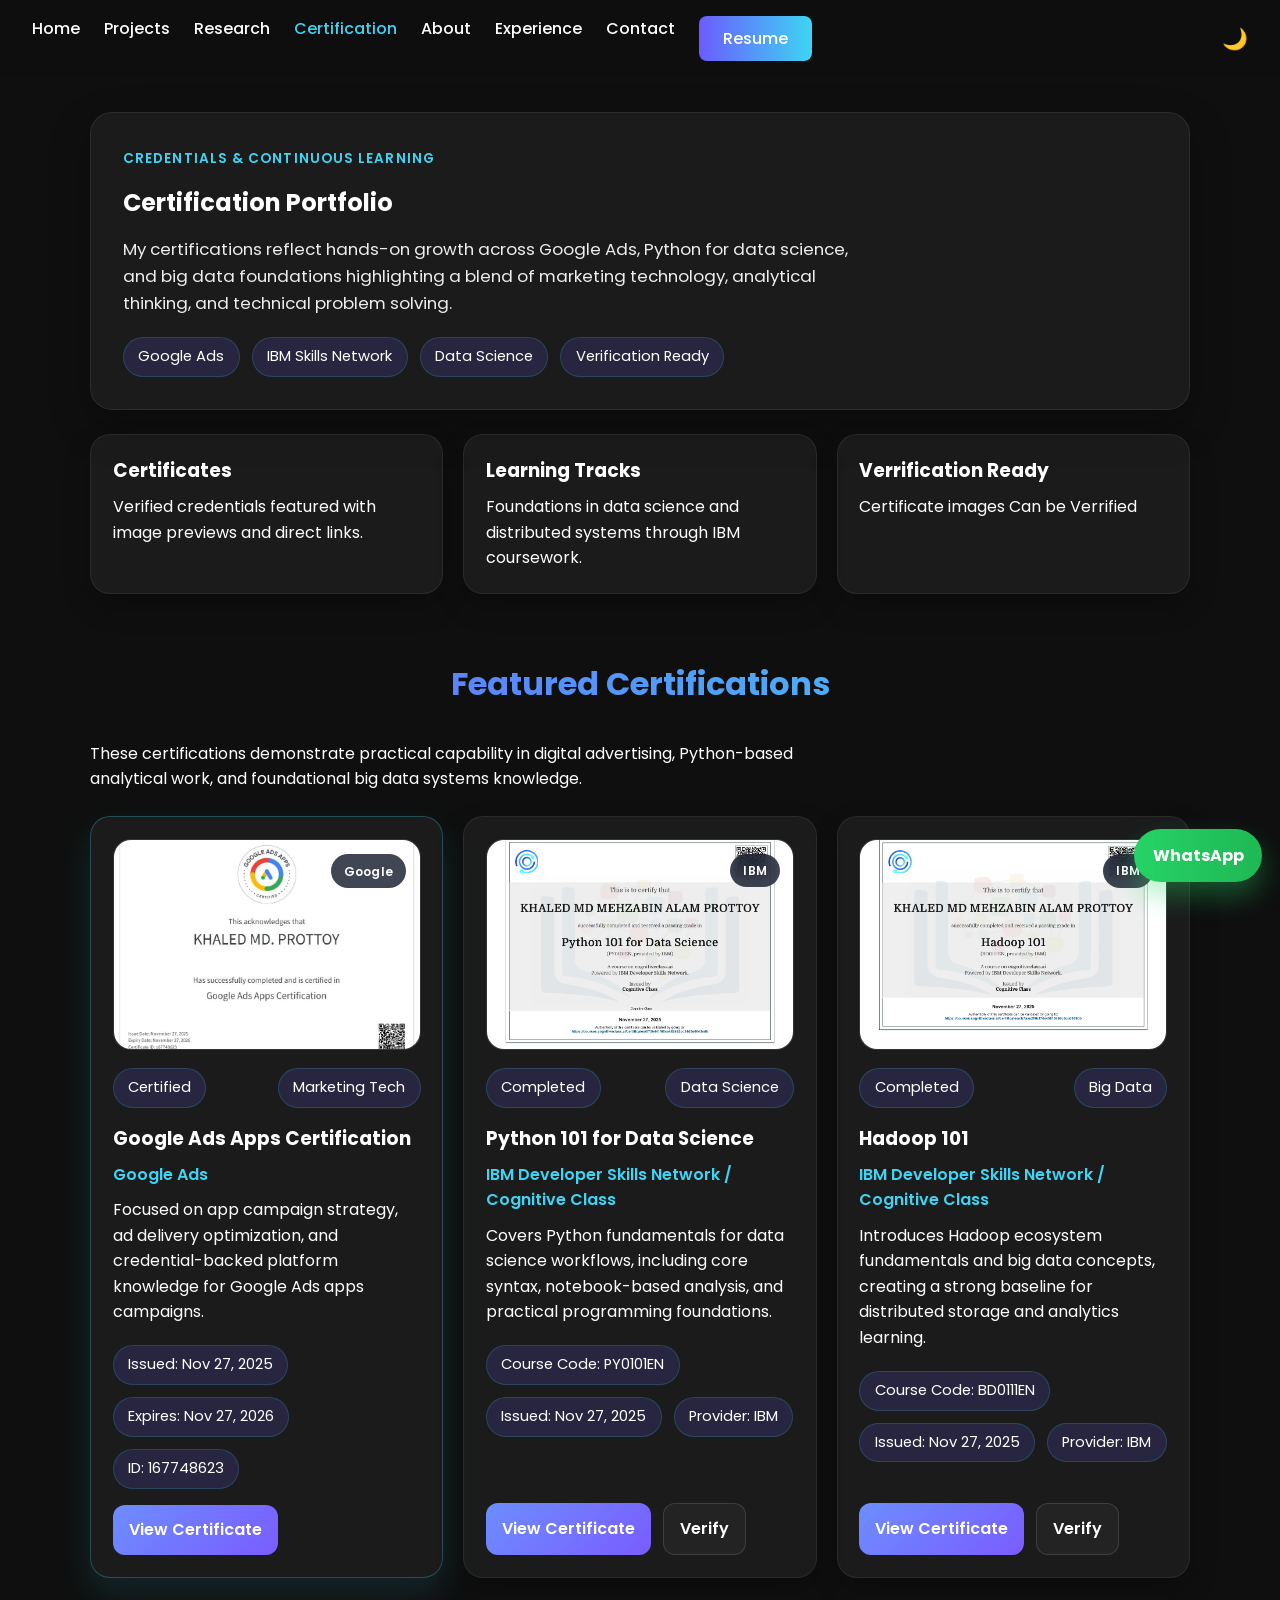
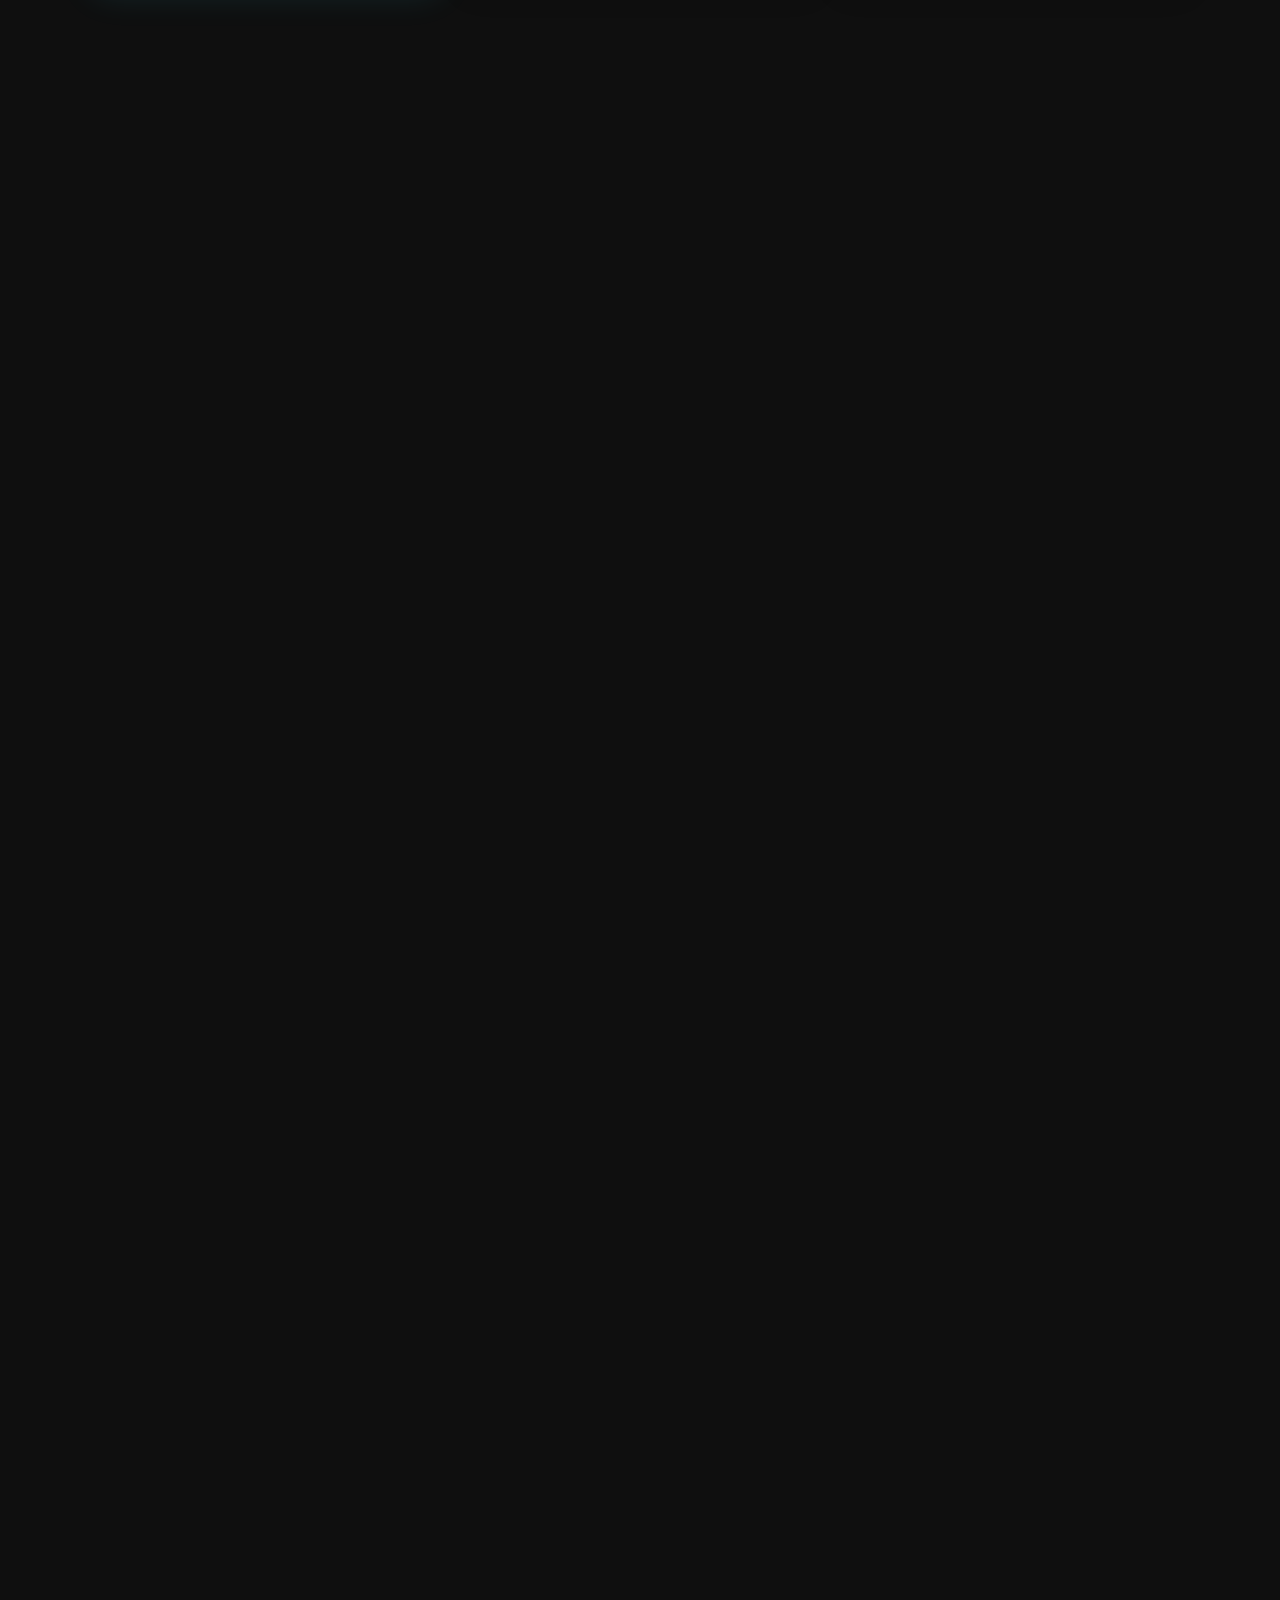
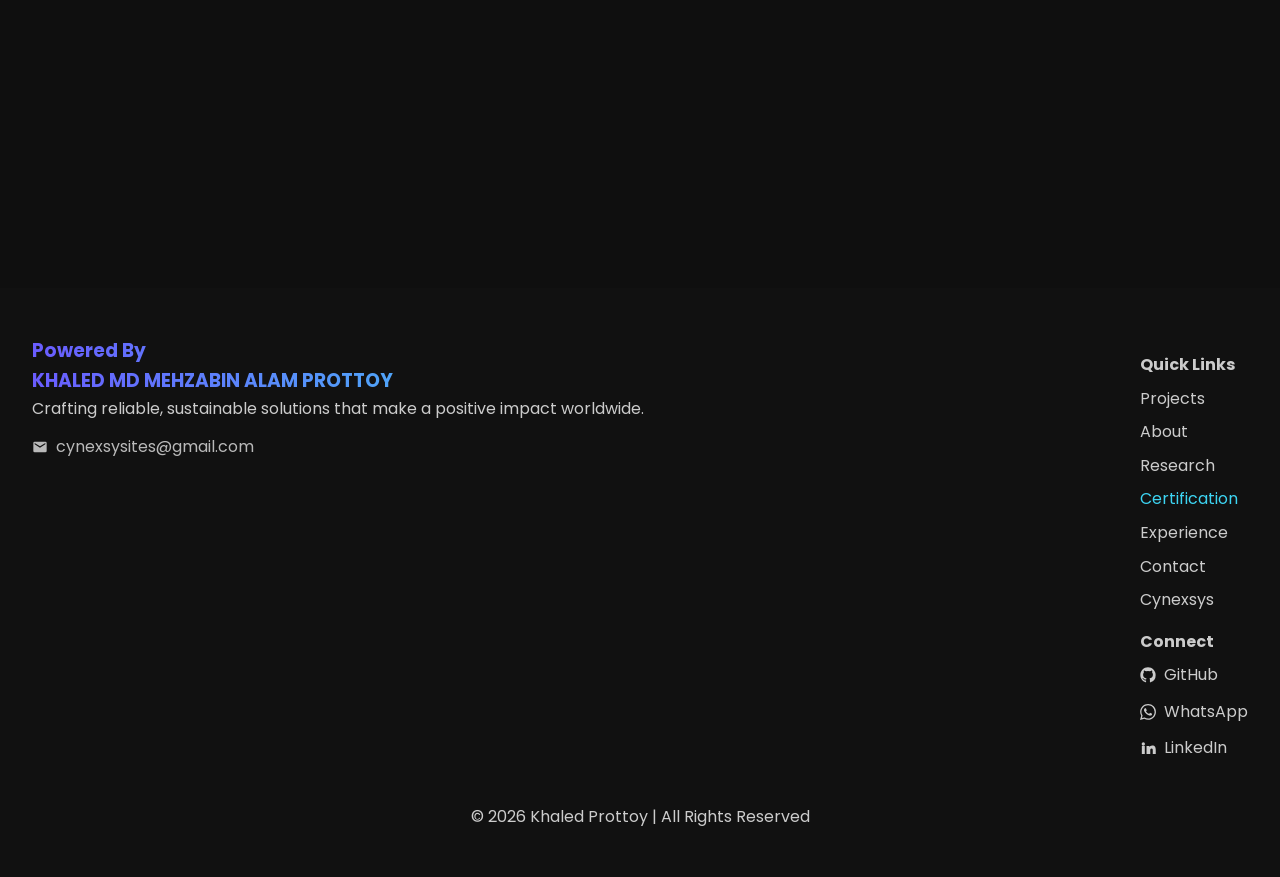
<file: certification.html>
<!DOCTYPE html>
<html lang="en">
<head>
  <meta charset="UTF-8">
  <meta name="viewport" content="width=device-width, initial-scale=1.0">
  <meta name="description" content="Certification portfolio page for Khaled Prottoy featuring verified credentials, technical learning tracks, and achievement highlights.">
  <meta property="og:title" content="Certification | Khaled Prottoy">
  <meta property="og:description" content="Certification portfolio page for Khaled Prottoy featuring verified credentials, technical learning tracks, and achievement highlights.">
  <meta property="og:type" content="website">
  <meta property="og:url" content="https://elprottoy-dev.github.io/certification.html">
  <meta property="og:image" content="https://elprottoy-dev.github.io/profile.jpg">
  <meta name="twitter:card" content="summary_large_image">
  <meta name="twitter:title" content="Certification | Khaled Prottoy">
  <meta name="twitter:description" content="Certification portfolio page for Khaled Prottoy featuring verified credentials, technical learning tracks, and achievement highlights.">
  <link rel="canonical" href="https://elprottoy-dev.github.io/certification.html">
  <link rel="icon" href="favicon.svg" type="image/svg+xml">
  <link rel="manifest" href="manifest.json">
  <title>Certification | Khaled Prottoy</title>
  <link rel="preconnect" href="https://fonts.googleapis.com">
  <link rel="preconnect" href="https://fonts.gstatic.com" crossorigin>
  <link href="https://fonts.googleapis.com/css2?family=Poppins:wght@400;500;600;700&display=swap" rel="stylesheet">
  <link rel="stylesheet" href="style.css">

  <style>
    .cert-grid.compact {
      grid-template-columns: repeat(auto-fit, minmax(280px, 1fr));
      align-items: stretch;
    }

    .cert-card.media-card {
      display: flex;
      flex-direction: column;
      overflow: hidden;
      min-height: 100%;
    }

    .cert-certificate-preview {
      position: relative;
      aspect-ratio: 16 / 11;
      border-radius: 18px;
      overflow: hidden;
      margin-bottom: 1.1rem;
      background: rgba(255, 255, 255, 0.04);
      border: 1px solid rgba(255, 255, 255, 0.08);
    }

    .cert-certificate-preview img {
      width: 100%;
      height: 100%;
      object-fit: cover;
      display: block;
      transition: transform 0.45s ease;
    }

    .cert-card.media-card:hover .cert-certificate-preview img {
      transform: scale(1.03);
    }

    .cert-image-badge {
      position: absolute;
      top: 14px;
      right: 14px;
      padding: 0.45rem 0.8rem;
      border-radius: 999px;
      background: rgba(12, 18, 36, 0.78);
      color: #fff;
      font-size: 0.75rem;
      font-weight: 600;
      letter-spacing: 0.02em;
      backdrop-filter: blur(8px);
    }

    .cert-card-actions {
      display: flex;
      flex-wrap: wrap;
      gap: 0.75rem;
      margin-top: auto;
      padding-top: 1rem;
    }

    .cert-card-actions a {
      display: inline-flex;
      align-items: center;
      justify-content: center;
      padding: 0.78rem 1rem;
      border-radius: 12px;
      text-decoration: none;
      font-weight: 600;
      transition: transform 0.25s ease, opacity 0.25s ease;
    }

    .cert-card-actions a:hover {
      transform: translateY(-2px);
      opacity: 0.95;
    }

    .cert-card-actions .btn-primary {
      background: linear-gradient(135deg, #6d8dff, #7a5cff);
      color: #fff;
    }

    .cert-card-actions .btn-secondary {
      border: 1px solid rgba(255, 255, 255, 0.12);
      color: inherit;
      background: rgba(255, 255, 255, 0.04);
    }

    .cert-gallery-grid {
      display: grid;
      grid-template-columns: repeat(auto-fit, minmax(220px, 1fr));
      gap: 1.1rem;
      margin-top: 1.5rem;
    }

    .cert-gallery-item {
      position: relative;
      display: block;
      overflow: hidden;
      border-radius: 20px;
      min-height: 220px;
      background: rgba(255, 255, 255, 0.04);
      border: 1px solid rgba(255, 255, 255, 0.08);
      box-shadow: 0 18px 40px rgba(0, 0, 0, 0.16);
      transform: translateZ(0);
    }

    .cert-gallery-item img {
      width: 100%;
      height: 100%;
      object-fit: cover;
      display: block;
      transition: transform 0.45s ease, filter 0.45s ease;
    }

    .cert-gallery-item:hover img {
      transform: scale(1.04);
      filter: brightness(0.9);
    }

    .cert-gallery-overlay {
      position: absolute;
      inset: auto 0 0 0;
      padding: 1rem;
      background: linear-gradient(to top, rgba(9, 12, 24, 0.88), rgba(9, 12, 24, 0.04));
      color: #fff;
    }

    .cert-gallery-overlay h3 {
      margin: 0 0 0.2rem;
      font-size: 1rem;
    }

    .cert-gallery-overlay p {
      margin: 0;
      font-size: 0.88rem;
      opacity: 0.86;
    }

    .cert-verification-list {
      display: grid;
      grid-template-columns: repeat(auto-fit, minmax(220px, 1fr));
      gap: 1rem;
      margin-top: 1.25rem;
    }

    .cert-verification-list a {
      display: block;
      padding: 1rem 1.1rem;
      border-radius: 16px;
      text-decoration: none;
      color: inherit;
      background: rgba(255, 255, 255, 0.04);
      border: 1px solid rgba(255, 255, 255, 0.08);
      transition: transform 0.25s ease, border-color 0.25s ease;
    }

    .cert-verification-list a:hover {
      transform: translateY(-3px);
      border-color: rgba(109, 141, 255, 0.45);
    }

    .cert-verification-list strong,
    .cert-verification-list span {
      display: block;
    }

    .cert-verification-list span {
      margin-top: 0.35rem;
      opacity: 0.72;
      font-size: 0.92rem;
      word-break: break-word;
    }

    @media (max-width: 720px) {
      .cert-card-actions a {
        width: 100%;
      }
    }
  </style>
</head>
<body>
  <a class="skip-link" href="#main-content">Skip to content</a>

  <div id="site-navbar"></div>

  <main id="main-content">
    <section id="certification-hero" class="reveal cert-page-section">
      <div class="cert-shell">
        <div class="cert-hero-card">
          <p class="section-kicker">Credentials & Continuous Learning</p>
          <h1>Certification Portfolio</h1>
          <p class="cert-hero-text">
            My certifications reflect hands-on growth across Google Ads, Python for data science, and big data foundations highlighting a blend of marketing technology, analytical thinking, and technical problem solving.
          </p>
          <div class="cert-hero-tags">
            <span>Google Ads</span>
            <span>IBM Skills Network</span>
            <span>Data Science</span>
            <span>Verification Ready</span>
          </div>
        </div>

        <div class="cert-stat-grid">
          <div class="cert-stat-card">
            <h3> Certificates</h3>
            <p>Verified credentials featured with image previews and direct links.</p>
          </div>
          <div class="cert-stat-card">
            <h3> Learning Tracks</h3>
            <p>Foundations in data science and distributed systems through IBM coursework.</p>
          </div>
          <div class="cert-stat-card">
            <h3>Verrification Ready</h3>
            <p>Certificate images Can be Verrified</p>
          </div>
        </div>
      </div>
    </section>

    <section class="reveal cert-page-section">
      <div class="cert-shell">
        <div class="cert-section-head">
          <h2>Featured Certifications</h2>
          <p>These certifications demonstrate practical capability in digital advertising, Python-based analytical work, and foundational big data systems knowledge.</p>
        </div>

        <div class="cert-grid compact">
          <article class="cert-card featured media-card">
            <div class="cert-certificate-preview">
              <img src="Google Ads Apps Certification.JPG" alt="Google Ads Apps Certification for Khaled Md. Prottoy">
              <span class="cert-image-badge">Google</span>
            </div>
            <div class="cert-card-top">
              <span class="cert-status">Certified</span>
              <span class="cert-type">Marketing Tech</span>
            </div>
            <h3>Google Ads Apps Certification</h3>
            <p class="cert-issuer">Google Ads</p>
            <p class="cert-description">Focused on app campaign strategy, ad delivery optimization, and credential-backed platform knowledge for Google Ads apps campaigns.</p>
            <div class="cert-meta">
              <span>Issued: Nov 27, 2025</span>
              <span>Expires: Nov 27, 2026</span>
              <span>ID: 167748623</span>
            </div>
            <div class="cert-card-actions">
              <a class="btn-primary" href="Google Ads Apps Certification.JPG" target="_blank" rel="noopener noreferrer">View Certificate</a>
            </div>
          </article>

          <article class="cert-card media-card">
            <div class="cert-certificate-preview">
              <img src="Python Certificate.png" alt="Python 101 for Data Science certificate for Khaled MD Mehzabin Alam Prottoy">
              <span class="cert-image-badge">IBM</span>
            </div>
            <div class="cert-card-top">
              <span class="cert-status">Completed</span>
              <span class="cert-type">Data Science</span>
            </div>
            <h3>Python 101 for Data Science</h3>
            <p class="cert-issuer">IBM Developer Skills Network / Cognitive Class</p>
            <p class="cert-description">Covers Python fundamentals for data science workflows, including core syntax, notebook-based analysis, and practical programming foundations.</p>
            <div class="cert-meta">
              <span>Course Code: PY0101EN</span>
              <span>Issued: Nov 27, 2025</span>
              <span>Provider: IBM</span>
            </div>
            <div class="cert-card-actions">
              <a class="btn-primary" href="Python Certificate.png" target="_blank" rel="noopener noreferrer">View Certificate</a>
              <a class="btn-secondary" href="https://courses.cognitiveclass.ai/certificates/073b441f60ce482482cc34d5e0643edb" target="_blank" rel="noopener noreferrer">Verify</a>
            </div>
          </article>

          <article class="cert-card media-card">
            <div class="cert-certificate-preview">
              <img src="Hadoop Certificate IBM.png" alt="Hadoop 101 certificate for Khaled MD Mehzabin Alam Prottoy">
              <span class="cert-image-badge">IBM</span>
            </div>
            <div class="cert-card-top">
              <span class="cert-status">Completed</span>
              <span class="cert-type">Big Data</span>
            </div>
            <h3>Hadoop 101</h3>
            <p class="cert-issuer">IBM Developer Skills Network / Cognitive Class</p>
            <p class="cert-description">Introduces Hadoop ecosystem fundamentals and big data concepts, creating a strong baseline for distributed storage and analytics learning.</p>
            <div class="cert-meta">
              <span>Course Code: BD0111EN</span>
              <span>Issued: Nov 27, 2025</span>
              <span>Provider: IBM</span>
            </div>
            <div class="cert-card-actions">
              <a class="btn-primary" href="Hadoop Certificate IBM.png" target="_blank" rel="noopener noreferrer">View Certificate</a>
              <a class="btn-secondary" href="https://courses.cognitiveclass.ai/certificates/cb7aae2f9b374e45815498c3cdd169bb" target="_blank" rel="noopener noreferrer">Verify</a>
            </div>
          </article>
        </div>
      </div>
    </section>

    <section class="reveal cert-page-section">
      <div class="cert-shell">
        <div class="cert-section-head">
          <h2>Certificate Gallery</h2>
          <p>Together, these credentials show a learning path shaped by performance marketing, programming, and data-driven technical exploration.</p>
        </div>

        <div class="cert-gallery-grid">
          <a class="cert-gallery-item" href="Google Ads Apps Certification.JPG" target="_blank" rel="noopener noreferrer">
            <img src="Google Ads Apps Certification.JPG" alt="Google Ads Apps Certification preview">
            <div class="cert-gallery-overlay">
              <h3>Google Ads Apps</h3>
              <p>Google Ads certification</p>
            </div>
          </a>

          <a class="cert-gallery-item" href="Python Certificate.png" target="_blank" rel="noopener noreferrer">
            <img src="Python Certificate.png" alt="Python 101 for Data Science certificate preview">
            <div class="cert-gallery-overlay">
              <h3>Python 101</h3>
              <p>IBM Data Science foundation</p>
            </div>
          </a>

          <a class="cert-gallery-item" href="Hadoop Certificate IBM.png" target="_blank" rel="noopener noreferrer">
            <img src="Hadoop Certificate IBM.png" alt="Hadoop 101 certificate preview">
            <div class="cert-gallery-overlay">
              <h3>Hadoop 101</h3>
              <p>IBM Big Data foundation</p>
            </div>
          </a>
        </div>
      </div>
    </section>

    <section class="reveal cert-page-section">
      <div class="cert-shell">
        <div class="cert-section-head">
          <h2>Certification Tracks</h2>
          <p>My expertise is developing across growth marketing, data science fundamentals, and scalable data infrastructure concepts.</p>
        </div>

        <div class="cert-track-grid">
          <div class="cert-track-card">
            <h3>Marketing & Growth</h3>
            <ul>
              <li>Google Ads Apps</li>
              <li>Campaign Optimization</li>
              <li>App Promotion Strategy</li>
              <li>Measurement Readiness</li>
            </ul>
          </div>
          <div class="cert-track-card">
            <h3>AI & Data</h3>
            <ul>
              <li>Python Fundamentals</li>
              <li>Data Science Basics</li>
              <li>Notebook Workflows</li>
              <li>Analytical Programming</li>
            </ul>
          </div>
          <div class="cert-track-card">
            <h3>Distributed Systems</h3>
            <ul>
              <li>Hadoop Foundations</li>
              <li>Big Data Concepts</li>
              <li>Data Processing Ecosystems</li>
              <li>Scalable Learning Path</li>
            </ul>
          </div>
        </div>
      </div>
    </section>

    <section class="reveal cert-page-section">
      <div class="cert-shell">
        <div class="cert-section-head">
          <h2>Learning Roadmap</h2>
          <p>This progression shows how my expertise is expanding from applied platform knowledge into programming and data systems.</p>
        </div>

        <div class="cert-roadmap">
          <div class="cert-roadmap-item">
            <span class="roadmap-dot"></span>
            <div class="cert-roadmap-card">
              <p class="roadmap-phase">Completed</p>
              <h3>Digital Advertising Credential</h3>
              <p>Completed Google Ads Apps Certification with a defined validity period and credential ID.</p>
            </div>
          </div>

          <div class="cert-roadmap-item">
            <span class="roadmap-dot"></span>
            <div class="cert-roadmap-card">
              <p class="roadmap-phase">Completed</p>
              <h3>Programming for Data Science</h3>
              <p>Built core Python fluency through IBM’s Python 101 for Data Science certificate.</p>
            </div>
          </div>

          <div class="cert-roadmap-item">
            <span class="roadmap-dot"></span>
            <div class="cert-roadmap-card">
              <p class="roadmap-phase">Completed</p>
              <h3>Big Data Fundamentals</h3>
              <p>Established foundational understanding of Hadoop and distributed data systems through IBM coursework.</p>
            </div>
          </div>
        </div>

        <div class="cert-verification-note">
          <h3>Verification Links</h3>
          <p>Each credential supports a broader profile built around measurable platform skills, technical adaptability, and continuous upskilling.</p>

          <div class="cert-verification-list">
            <a href="https://courses.cognitiveclass.ai/certificates/073b441f60ce482482cc34d5e0643edb" target="_blank" rel="noopener noreferrer">
              <strong>Python 101 for Data Science</strong>
              <span>Verify on Cognitive Class</span>
            </a>
            <a href="https://courses.cognitiveclass.ai/certificates/cb7aae2f9b374e45815498c3cdd169bb" target="_blank" rel="noopener noreferrer">
              <strong>Hadoop 101</strong>
              <span>Verify on Cognitive Class</span>
            </a>
            <a href="Google Ads Apps Certification.JPG" target="_blank" rel="noopener noreferrer">
              <strong>Google Ads Apps Certification</strong>
              <span>Open root image asset</span>
            </a>
          </div>
        </div>
      </div>
    </section>
  </main>

  <div id="site-footer"></div>

  <script src="navbar.js"></script>
  <script src="footer.js"></script>
  <script src="script.js"></script>
</body>
</html>
</file>
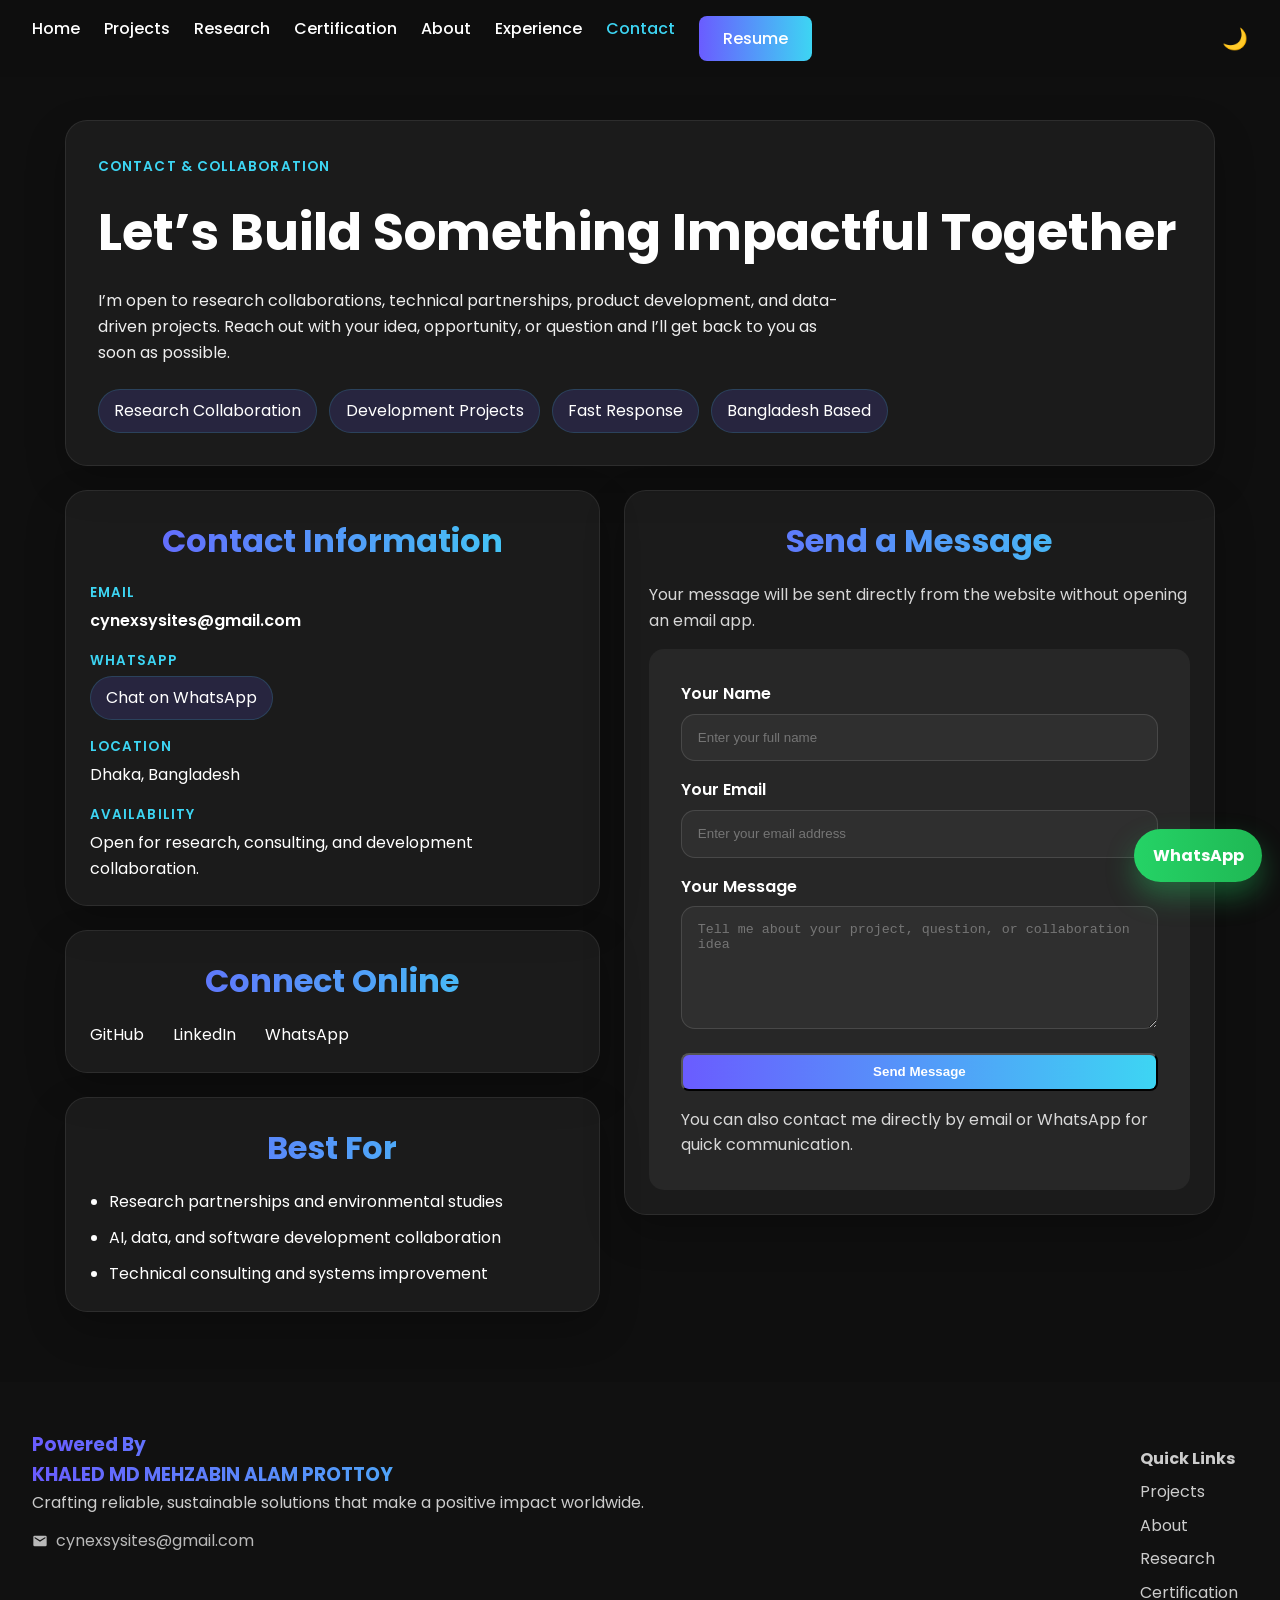
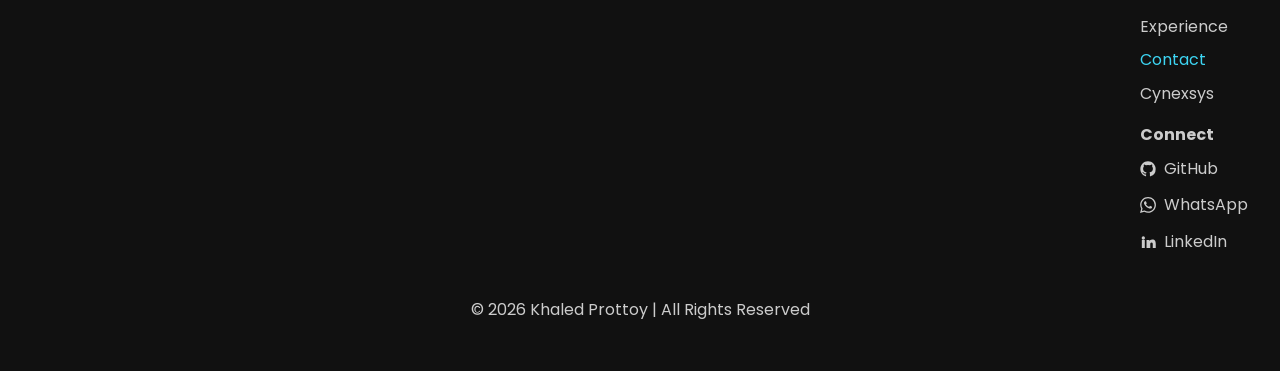
<file: contact.html>
<!DOCTYPE html>
<html lang="en">
<head>
  <meta charset="UTF-8">
  <meta name="viewport" content="width=device-width, initial-scale=1.0">
  <meta name="description" content="Get in touch with Khaled Prottoy for research collaborations, software development, consulting, and technical partnerships.">
  <meta property="og:title" content="Contact | Khaled Prottoy">
  <meta property="og:description" content="Get in touch with Khaled Prottoy for research collaborations, software development, consulting, and technical partnerships.">
  <meta property="og:type" content="website">
  <meta property="og:url" content="https://elprottoy-dev.github.io/contact.html">
  <meta property="og:image" content="https://elprottoy-dev.github.io/profile.jpg">
  <meta name="twitter:card" content="summary_large_image">
  <meta name="twitter:title" content="Contact | Khaled Prottoy">
  <meta name="twitter:description" content="Get in touch with Khaled Prottoy for research collaborations, software development, consulting, and technical partnerships.">
  <link rel="canonical" href="https://elprottoy-dev.github.io/contact.html">
  <link rel="icon" href="favicon.svg" type="image/svg+xml">
  <link rel="manifest" href="manifest.json">
  <title>Contact | Khaled Prottoy</title>
  <link rel="preconnect" href="https://fonts.googleapis.com">
  <link rel="preconnect" href="https://fonts.gstatic.com" crossorigin>
  <link href="https://fonts.googleapis.com/css2?family=Poppins:wght@400;500;600;700&display=swap" rel="stylesheet">
  <link rel="stylesheet" href="style.css">
</head>
<body>
  <a class="skip-link" href="#main-content">Skip to content</a>
  <div id="site-navbar"></div>

  <main id="main-content">

  <section class="contact-modern reveal">
    <div class="contact-page-shell">
      <div class="contact-hero-card">
        <p class="section-kicker">Contact & Collaboration</p>
        <h1>Let’s Build Something Impactful Together</h1>
        <p class="contact-intro">
          I’m open to research collaborations, technical partnerships, product development, and data-driven projects.
          Reach out with your idea, opportunity, or question and I’ll get back to you as soon as possible.
        </p>

        <div class="contact-badge-row">
          <span>Research Collaboration</span>
          <span>Development Projects</span>
          <span>Fast Response</span>
          <span>Bangladesh Based</span>
        </div>
      </div>

      <div class="contact-grid-premium">
        <div class="contact-details-column">
          <div class="contact-card-glass">
            <h2>Contact Information</h2>
            <div class="contact-detail-item">
              <span class="contact-label">Email</span>
              <a href="mailto:cynexsysites@gmail.com" class="contact-detail-link">cynexsysites@gmail.com</a>
            </div>
            <div class="contact-detail-item">
              <span class="contact-label">WhatsApp</span>
              <div class="contact-phone-actions">
                <a href="https://wa.me/8801581622793" class="wa-inline-button" target="_blank" rel="noopener noreferrer">Chat on WhatsApp</a>
              </div>
            </div>
            <div class="contact-detail-item">
              <span class="contact-label">Location</span>
              <p>Dhaka, Bangladesh</p>
            </div>
            <div class="contact-detail-item">
              <span class="contact-label">Availability</span>
              <p>Open for research, consulting, and development collaboration.</p>
            </div>
          </div>

          <div class="contact-card-glass">
            <h2>Connect Online</h2>
            <div class="contact-socials">
              <a href="https://github.com/elprottoy-dev" target="_blank" rel="noopener noreferrer">GitHub</a>
              <a href="https://linkedin.com/in/khaledprottoy" target="_blank" rel="noopener noreferrer">LinkedIn</a>
              <a href="https://wa.me/8801581622793" target="_blank" rel="noopener noreferrer">WhatsApp</a>
            </div>
          </div>

          <div class="contact-card-glass">
            <h2>Best For</h2>
            <ul class="contact-focus-list">
              <li>Research partnerships and environmental studies</li>
              <li>AI, data, and software development collaboration</li>
              <li>Technical consulting and systems improvement</li>
            </ul>
          </div>
        </div>

        <div class="contact-form-column">
          <div class="contact-form-card">
            <div class="contact-form-head">
              <h2>Send a Message</h2>
              <p>Your message will be sent directly from the website without opening an email app.</p>
            </div>

            <form id="contact-form" class="contact-form" action="https://formsubmit.co/ajax/cynexsysites@gmail.com" method="POST" novalidate>
              <input type="hidden" name="_subject" value="New portfolio contact submission">
              <input type="hidden" name="_template" value="table">
              <input type="hidden" name="_captcha" value="false">

              <div class="field-group">
                <label for="name">Your Name</label>
                <input id="name" type="text" name="name" placeholder="Enter your full name" required>
                <small class="field-error">Please enter your name.</small>
              </div>

              <div class="field-group">
                <label for="email">Your Email</label>
                <input id="email" type="email" name="email" placeholder="Enter your email address" required>
                <small class="field-error">Please enter a valid email address.</small>
              </div>

              <div class="field-group">
                <label for="message">Your Message</label>
                <textarea id="message" name="message" rows="6" placeholder="Tell me about your project, question, or collaboration idea" required></textarea>
                <small class="field-error">Please enter a message.</small>
              </div>

              <button type="submit" class="btn contact-submit-btn">Send Message</button>
              <p class="contact-form-note">You can also contact me directly by email or WhatsApp for quick communication.</p>
            </form>
          </div>
        </div>
      </div>
    </div>
  </section>

  <div id="contact-success-popup" class="contact-popup" aria-hidden="true">
    <div class="contact-popup-card">
      <button type="button" class="contact-popup-close" aria-label="Close popup">&times;</button>
      <div class="contact-popup-icon">✓</div>
      <h3>Message Sent Successfully</h3>
      <p>Thanks for reaching out. Your message has been submitted successfully.</p>
    </div>
  </div>

    </main>

  <div id="site-footer"></div>

  <script src="navbar.js"></script>
  <script src="footer.js"></script>
  <script src="script.js"></script>
  <script src="contact.js"></script>
</body>
</html>
</file>
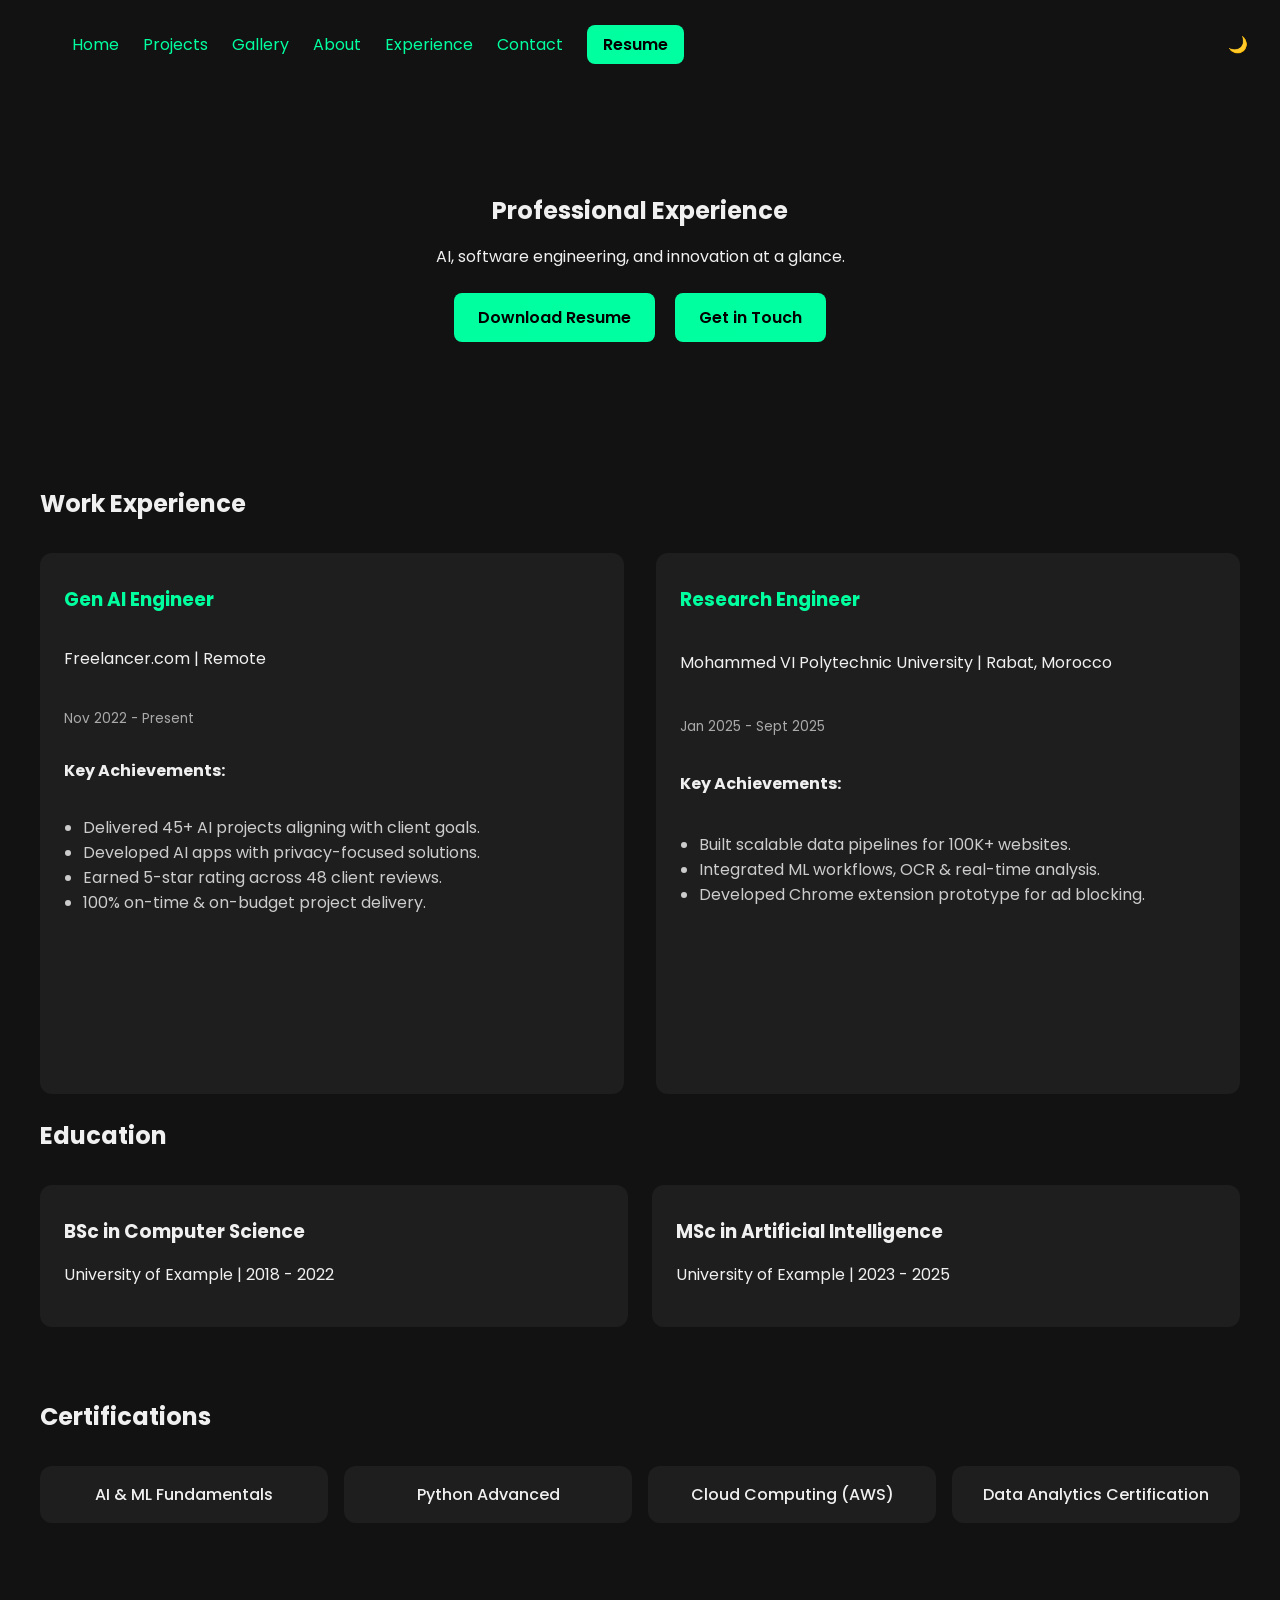
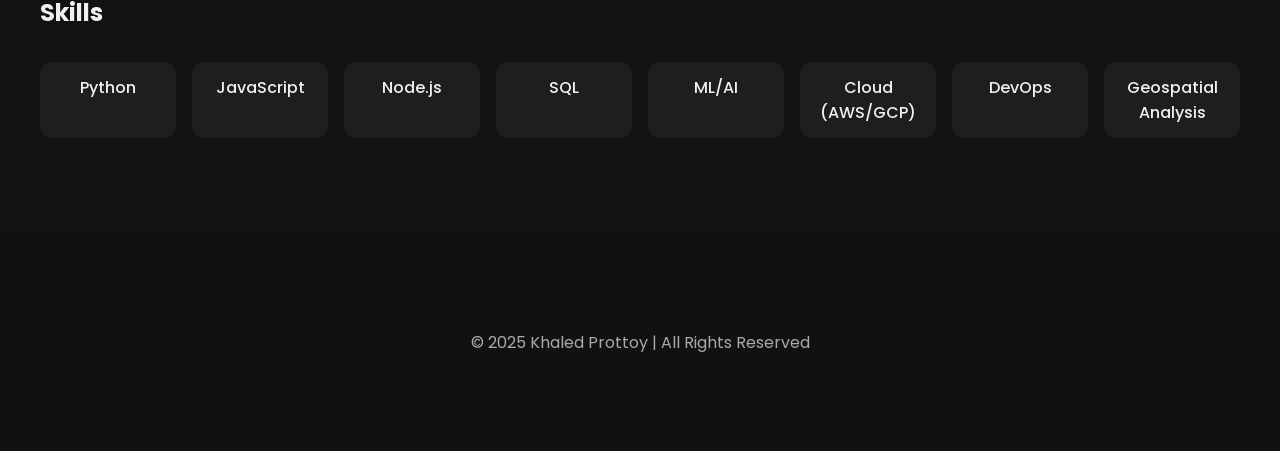
<file: experiece.html>
<!DOCTYPE html>
<html lang="en">
<head>
  <meta charset="UTF-8">
  <meta name="viewport" content="width=device-width, initial-scale=1.0">
  <title>Experience | Khaled Prottoy</title>
  <link rel="preconnect" href="https://fonts.googleapis.com">
  <link rel="preconnect" href="https://fonts.gstatic.com" crossorigin>
  <link href="https://fonts.googleapis.com/css2?family=Poppins:wght@400;500;600;700&display=swap" rel="stylesheet">
  <style>
    :root {
      --primary-color: #00ff9f;
      --bg-color: #121212;
      --card-bg: #1e1e1e;
      --text-color: #f0f0f0;
      --subtext-color: #aaa;
      --transition: 0.3s ease-in-out;
    }

    body {
      font-family: 'Poppins', sans-serif;
      margin: 0;
      background-color: var(--bg-color);
      color: var(--text-color);
    }

    a {
      text-decoration: none;
      color: var(--primary-color);
      transition: var(--transition);
    }

    a:hover {
      opacity: 0.8;
    }

    h1, h2, h3, h4 {
      margin: 0.5rem 0;
    }

    .container {
      max-width: 1200px;
      margin: 0 auto;
      padding: 2rem;
    }

    /* Navbar */
    nav {
      display: flex;
      justify-content: space-between;
      align-items: center;
      padding: 1rem 2rem;
      position: sticky;
      top: 0;
      background: var(--bg-color);
      z-index: 10;
    }

    .nav-links {
      list-style: none;
      display: flex;
      gap: 1.5rem;
    }

    .nav-links li a.btn {
      padding: 0.5rem 1rem;
      background: linear-gradient(90deg, #00ff9f, #00ffa0);
      border-radius: 8px;
      color: #000;
      font-weight: 600;
    }

    /* Hero Section */
    #experience-hero {
      text-align: center;
      padding: 6rem 2rem;
    }

    #experience-hero .btn {
      display: inline-block;
      margin: 0.5rem;
      padding: 0.75rem 1.5rem;
      background: linear-gradient(90deg, #00ff9f, #00ffa0);
      color: #000;
      font-weight: 600;
      border-radius: 8px;
      transition: var(--transition);
    }

    #experience-hero .btn:hover {
      transform: translateY(-3px);
      opacity: 0.9;
    }

    /* Experience Cards */
    .experience-grid {
      display: grid;
      grid-template-columns: repeat(auto-fit, minmax(300px, 1fr));
      gap: 2rem;
      margin-top: 2rem;
    }

    .experience-card {
      perspective: 1000px;
    }

    .card-inner {
      background: var(--card-bg);
      padding: 1.5rem;
      border-radius: 12px;
      height: 100%;
      display: flex;
      flex-direction: column;
      justify-content: space-between;
      transition: var(--transition);
      transform-style: preserve-3d;
    }

    .experience-card:hover .card-inner {
      transform: rotateY(10deg) scale(1.03);
      box-shadow: 0 15px 30px rgba(0,255,159,0.3);
    }

    .experience-card h3 {
      color: var(--primary-color);
    }

    .experience-card ul {
      padding-left: 1.2rem;
      color: #ccc;
    }

    /* Education Section */
    .education-grid {
      display: grid;
      grid-template-columns: repeat(auto-fit, minmax(250px, 1fr));
      gap: 1.5rem;
      margin-top: 2rem;
    }

    .education-grid div {
      background: var(--card-bg);
      padding: 1.5rem;
      border-radius: 12px;
      transition: var(--transition);
    }

    .education-grid div:hover {
      transform: translateY(-5px);
      box-shadow: 0 10px 20px rgba(0,255,159,0.3);
    }

    /* Certifications */
    .certs-grid {
      display: grid;
      grid-template-columns: repeat(auto-fit, minmax(180px, 1fr));
      gap: 1rem;
      margin-top: 2rem;
    }

    .certs-grid div {
      background: var(--card-bg);
      padding: 1rem;
      border-radius: 12px;
      text-align: center;
      font-weight: 500;
      transition: var(--transition);
    }

    .certs-grid div:hover {
      transform: translateY(-5px);
      box-shadow: 0 10px 20px rgba(0,255,159,0.3);
    }

    /* Skills Grid */
    .skills-grid {
      display: grid;
      grid-template-columns: repeat(auto-fit, minmax(120px, 1fr));
      gap: 1rem;
      margin-top: 2rem;
    }

    .skills-grid div {
      background: var(--card-bg);
      padding: 0.8rem;
      border-radius: 12px;
      text-align: center;
      font-weight: 500;
      transition: var(--transition);
    }

    .skills-grid div:hover {
      transform: translateY(-3px);
      box-shadow: 0 8px 15px rgba(0,255,159,0.3);
    }

    /* Footer */
    footer {
      text-align: center;
      padding: 3rem 2rem;
      background: #111;
      color: #aaa;
      margin-top: 4rem;
    }

    /* Responsive */
    @media(max-width: 768px){
      #experience-hero h1 {
        font-size: 2rem;
      }

      .hero-buttons {
        display: flex;
        flex-direction: column;
        align-items: center;
      }

      .hero-buttons .btn {
        margin-bottom: 0.5rem;
      }
    }
  </style>
</head>
<body>
  <!-- Navbar -->
  <nav id="navbar">
    <ul class="nav-links">
      <li><a href="index.html">Home</a></li>
      <li><a href="projects.html">Projects</a></li>
      <li><a href="gallery.html">Gallery</a></li>
      <li><a href="about.html">About</a></li>
      <li><a href="experience.html">Experience</a></li>
      <li><a href="contact.html">Contact</a></li>
      <li><a href="Khaled_Prottoy_CV.pdf" target="_blank" class="btn">Resume</a></li>
    </ul>
    <div class="theme-toggle" id="theme-toggle">🌙</div>
  </nav>

  <!-- Hero Section -->
  <section id="experience-hero">
    <div class="hero-container">
      <h1 class="hero-name">Professional Experience</h1>
      <p class="hero-subtitle">AI, software engineering, and innovation at a glance.</p>
      <div class="hero-buttons">
        <a href="Khaled_Prottoy_CV.pdf" class="btn">Download Resume</a>
        <a href="#contact" class="btn">Get in Touch</a>
      </div>
    </div>
  </section>

  <!-- Work Experience -->
  <section id="work-experience" class="container">
    <h2>Work Experience</h2>
    <div class="experience-grid">
      <div class="experience-card">
        <div class="card-inner">
          <h3>Gen AI Engineer</h3>
          <p>Freelancer.com | Remote</p>
          <p style="font-size:0.85rem; color: #aaa;">Nov 2022 - Present</p>
          <h4>Key Achievements:</h4>
          <ul>
            <li>Delivered 45+ AI projects aligning with client goals.</li>
            <li>Developed AI apps with privacy-focused solutions.</li>
            <li>Earned 5-star rating across 48 client reviews.</li>
            <li>100% on-time & on-budget project delivery.</li>
          </ul>
          <h4>Technologies:</h4>
          <p>Python, PyTorch, TensorFlow, LangChain, OpenAI GPT APIs, Docker, FastAPI, Git</p>
        </div>
      </div>

      <div class="experience-card">
        <div class="card-inner">
          <h3>Research Engineer</h3>
          <p>Mohammed VI Polytechnic University | Rabat, Morocco</p>
          <p style="font-size:0.85rem; color: #aaa;">Jan 2025 - Sept 2025</p>
          <h4>Key Achievements:</h4>
          <ul>
            <li>Built scalable data pipelines for 100K+ websites.</li>
            <li>Integrated ML workflows, OCR & real-time analysis.</li>
            <li>Developed Chrome extension prototype for ad blocking.</li>
          </ul>
          <h4>Technologies:</h4>
          <p>Python, Apache Spark, ETL, OCR, Web Scraping, Chrome Extensions, ML, Data Cleaning</p>
        </div>
      </div>
    </div>
  </section>

  <!-- Education -->
  <section id="education" class="container">
    <h2>Education</h2>
    <div class="education-grid">
      <div>
        <h3>BSc in Computer Science</h3>
        <p>University of Example | 2018 - 2022</p>
      </div>
      <div>
        <h3>MSc in Artificial Intelligence</h3>
        <p>University of Example | 2023 - 2025</p>
      </div>
    </div>
  </section>

  <!-- Certifications -->
  <section id="certifications" class="container">
    <h2>Certifications</h2>
    <div class="certs-grid">
      <div>AI & ML Fundamentals</div>
      <div>Python Advanced</div>
      <div>Cloud Computing (AWS)</div>
      <div>Data Analytics Certification</div>
    </div>
  </section>

  <!-- Skills -->
  <section id="skills" class="container">
    <h2>Skills</h2>
    <div class="skills-grid">
      <div>Python</div>
      <div>JavaScript</div>
      <div>Node.js</div>
      <div>SQL</div>
      <div>ML/AI</div>
      <div>Cloud (AWS/GCP)</div>
      <div>DevOps</div>
      <div>Geospatial Analysis</div>
    </div>
  </section>

  <!-- Footer -->
  <footer>
    <div class="container footer-container">
      <p>&copy; 2025 Khaled Prottoy | All Rights Reserved</p>
    </div>
  </footer>
</body>
</html>
</file>
<file: style.css>
/* Website styles and frontend customization maintained by Khaled MD Prottoy */
/* ---------------- Global Styles ---------------- */
* {
  margin: 0;
  padding: 0;
  box-sizing: border-box;
  scroll-behavior: smooth;
}

body {
  font-family: 'Poppins', sans-serif;
  background-color: #0f0f0f;
  color: #fff;
  line-height: 1.6;
  transition: background 0.3s, color 0.3s;
}

body.light-theme {
  background-color: #fdfdfd;
  color: #111;
}

a {
  text-decoration: none;
  color: inherit;
}

ul {
  list-style: none;
}

.btn {
  display: inline-block;
  padding: 0.6rem 1.5rem;
  background: linear-gradient(90deg, #6a5cff, #3dd5f3);
  color: #fff;
  border-radius: 8px;
  font-weight: 600;
  transition: 0.3s;
}

.btn:hover {
  opacity: 0.85;
  transform: translateY(-2px);
}

/* ---------------- Navbar ---------------- */
#navbar {
  position: fixed;
  top: 0;
  left: 0;
  width: 100%;
  padding: 1rem 2rem;
  display: flex;
  justify-content: space-between;
  align-items: center;
  background: rgba(15,15,15,0.85);
  z-index: 1000;
  backdrop-filter: blur(10px);
  transition: background 0.3s;
}

body.light-theme #navbar {
  background: rgba(255,255,255,0.85);
}

.nav-links {
  display: flex;
  gap: 1.5rem;
}

.nav-links li a {
  font-weight: 500;
  transition: 0.3s;
}

.nav-links li a:hover {
  color: #3dd5f3;
}

.theme-toggle {
  cursor: pointer;
  font-size: 1.3rem;
  margin-left: 1rem;
}

/* ---------------- Hero Section ---------------- */
#home {
  position: relative;
  min-height: 100vh;
  display: flex;
  align-items: center;
  overflow: hidden;
  padding: 0 2rem;
}

#particle-canvas {
  position: absolute;
  top: 0; left: 0;
  width: 100%;
  height: 100%;
  z-index: 0;
}

.hero-container {
  display: flex;
  justify-content: space-between;
  width: 100%;
  position: relative;
  z-index: 1;
  flex-wrap: wrap;
}

.hero-left {
  max-width: 600px;
}

.hero-name {
  font-size: 2rem;
  background: linear-gradient(90deg, #6a5cff, #3dd5f3);
  -webkit-background-clip: text;
  -webkit-text-fill-color: transparent;
}

.hero-subtitle {
  margin: 0.5rem 0 1rem;
  font-weight: 500;
  color: #ccc;
}

body.light-theme .hero-subtitle {
  color: #555;
}

.hero-intro {
  font-size: 1.1rem;
  margin-bottom: 1rem;
}

.hero-buttons a {
  margin-right: 1rem;
}

.hero-right {
  position: relative;
  max-width: 400px;
}

.gif-wrapper {
  position: relative;
  overflow: hidden;
  border-radius: 20px;
  box-shadow: 0 15px 30px rgba(0,0,0,0.5);
}

body.light-theme .gif-wrapper {
  box-shadow: 0 15px 30px rgba(0,0,0,0.2);
}

.gif-wrapper img {
  width: 100%;
  display: block;
}

.gradient-overlay {
  position: absolute;
  top: 0; left: 0;
  width: 100%; height: 100%;
  background: linear-gradient(180deg, rgba(58,58,58,0) 0%, rgba(15,15,15,0.7) 100%);
}

body.light-theme .gradient-overlay {
  background: linear-gradient(180deg, rgba(255,255,255,0) 0%, rgba(253,253,253,0.7) 100%);
}

/* ---------------- Sections ---------------- */
section {
  padding: 6rem 2rem 4rem;
}

section h2 {
  text-align: center;
  font-size: 2rem;
  margin-bottom: 2rem;
  background: linear-gradient(90deg, #6a5cff, #3dd5f3);
  -webkit-background-clip: text;
  -webkit-text-fill-color: transparent;
}

/* ---------------- Tech Grid ---------------- */
.tech-grid {
  display: grid;
  grid-template-columns: repeat(auto-fit, minmax(120px, 1fr));
  gap: 1rem;
  justify-items: center;
}

.tech-card {
  padding: 1rem;
  background: rgba(255,255,255,0.05);
  border-radius: 12px;
  font-weight: 500;
  text-align: center;
  transition: 0.3s;
  cursor: pointer;
}

body.light-theme .tech-card {
  background: rgba(0,0,0,0.05);
}

.tech-card:hover {
  background: linear-gradient(90deg, #6a5cff, #3dd5f3);
  color: #fff;
  transform: translateY(-5px);
}

/* ---------------- Hire Me ---------------- */
.hire-grid {
  display: grid;
  grid-template-columns: repeat(auto-fit, minmax(250px, 1fr));
  gap: 1.5rem;
}

.hire-card {
  padding: 1.5rem;
  background: rgba(255,255,255,0.05);
  border-radius: 15px;
  box-shadow: 0 10px 20px rgba(0,0,0,0.4);
  transition: 0.3s;
}

body.light-theme .hire-card {
  background: rgba(0,0,0,0.05);
  box-shadow: 0 5px 15px rgba(0,0,0,0.2);
}

.hire-card:hover {
  transform: translateY(-5px);
}

/* ---------------- Projects ---------------- */
.project-grid {
  display: grid;
  grid-template-columns: repeat(auto-fit, minmax(280px, 1fr));
  gap: 1.5rem;
}

.project-card {
  perspective: 1000px;
}

.card-inner {
  background: rgba(255,255,255,0.05);
  border-radius: 15px;
  overflow: hidden;
  box-shadow: 0 15px 30px rgba(0,0,0,0.4);
  transition: transform 0.3s;
}

body.light-theme .card-inner {
  background: rgba(0,0,0,0.05);
  box-shadow: 0 10px 20px rgba(0,0,0,0.2);
}

.card-inner img {
  width: 100%;
  display: block;
}

.card-content {
  padding: 1rem;
}

.card-content h3 {
  margin-bottom: 0.5rem;
  font-size: 1.1rem;
}

.card-content .badge {
  font-size: 0.7rem;
  background: #3dd5f3;
  padding: 0.2rem 0.4rem;
  border-radius: 5px;
  margin-left: 0.5rem;
}

.card-content p {
  font-size: 0.9rem;
  margin-bottom: 0.5rem;
}

.card-content .tech-stack {
  font-size: 0.8rem;
  color: #ccc;
}

body.light-theme .card-content .tech-stack {
  color: #555;
}

.card-content .project-links a {
  font-size: 0.8rem;
  margin-right: 0.5rem;
  color: #3dd5f3;
  transition: 0.3s;
}

.card-content .project-links a:hover {
  text-decoration: underline;
}

/* ---------------- Research ---------------- */
.research-grid {
  display: grid;
  grid-template-columns: repeat(auto-fit, minmax(250px, 1fr));
  gap: 1.5rem;
}

.research-card {
  background: rgba(255,255,255,0.05);
  border-radius: 15px;
  padding: 1rem;
  box-shadow: 0 10px 20px rgba(0,0,0,0.4);
}

body.light-theme .research-card {
  background: rgba(0,0,0,0.05);
  box-shadow: 0 5px 15px rgba(0,0,0,0.2);
}

.research-card ul {
  margin-top: 0.5rem;
  padding-left: 1rem;
}

/* ---------------- Clients ---------------- */
.client-grid {
  display: grid;
  grid-template-columns: repeat(auto-fit, minmax(250px, 1fr));
  gap: 1.5rem;
}

.client-card {
  background: rgba(255,255,255,0.05);
  padding: 1rem;
  border-radius: 15px;
  box-shadow: 0 10px 20px rgba(0,0,0,0.4);
}

body.light-theme .client-card {
  background: rgba(0,0,0,0.05);
  box-shadow: 0 5px 15px rgba(0,0,0,0.2);
}

/* ---------------- Stats ---------------- */
.stats {
  display: flex;
  justify-content: center;
  gap: 3rem;
  margin-top: 3rem;
  flex-wrap: wrap;
}

.stat h3 {
  font-size: 2rem;
  background: linear-gradient(90deg, #6a5cff, #3dd5f3);
  -webkit-background-clip: text;
  -webkit-text-fill-color: transparent;
  text-align: center;
}

.stat p {
  text-align: center;
}

/* ---------------- Footer ---------------- */
footer {
  padding: 3rem 2rem;
  background: #111;
  color: #ccc;
}

body.light-theme footer {
  background: #f5f5f5;
  color: #111;
}

.footer-container {
  display: flex;
  justify-content: space-between;
  flex-wrap: wrap;
}

.footer-left h3 {
  background: linear-gradient(90deg, #6a5cff, #3dd5f3);
  -webkit-background-clip: text;
  -webkit-text-fill-color: transparent;
}

.footer-right ul {
  margin-top: 0.5rem;
}

.footer-right ul li {
  margin-bottom: 0.5rem;
}

.footer-right h4 {
  margin-top: 1rem;
}

/* ---------------- Responsive ---------------- */
@media(max-width: 768px) {
  .hero-container {
    flex-direction: column;
    align-items: center;
    text-align: center;
  }

  .hero-left, .hero-right {
    max-width: 100%;
  }
}

/* ---------------- Scroll Reveal ---------------- */
.reveal {
  opacity: 0;
  transform: translateY(50px);
  transition: all 0.6s ease;
}

.reveal.active {
  opacity: 1;
  transform: translateY(0);
}
/* ---------------- Light Mode ---------------- */
body.light-theme {
  background-color: #fdfdfd;
  color: #111; /* default text color for light mode */
}

/* Section specific adjustments */
body.light-theme .hero-subtitle,
body.light-theme .hero-intro,
body.light-theme .card-content p,
body.light-theme .research-card,
body.light-theme .hire-card,
body.light-theme .client-card {
  color: #111; /* readable dark text */
}

body.light-theme .tech-card {
  background: rgba(0,0,0,0.05);
  color: #111;
}

body.light-theme .project-card .card-inner,
body.light-theme .research-card,
body.light-theme .hire-card,
body.light-theme .client-card {
  background: rgba(0,0,0,0.03);
}

body.light-theme section h2 {
  -webkit-text-fill-color: transparent; /* gradient still works */
}
body.light-theme .education-grid div,
body.light-theme .certs-grid div,
body.light-theme .skills-grid div,
body.light-theme .card-inner p,
body.light-theme .card-inner ul li {
  color: var(--text-dark);  /* dark text for light background */
  background: var(--card-bg-light); /* optional: card bg lighter in light mode */
}

/* ---------------- Experience Page Styles ---------------- */

/* Experience Hero */
#experience-hero {
  display: flex;
  align-items: center;
  justify-content: space-between;
  max-width: 1100px;
  margin: 120px auto 50px;
  padding: 0 2rem;
  flex-wrap: wrap;
}
.hero-left { flex: 1; min-width: 300px; }
.hero-left h1 { font-size: 2.8rem; color: var(--accent); margin-bottom: 0.5rem; }
.hero-left p { font-size: 1.2rem; color: var(--text-muted); margin-bottom: 1rem; }
.hero-buttons a { display: inline-block; margin-right: 1rem; margin-top: 0.5rem; }
.hero-right { flex: 1; display: flex; justify-content: center; min-width: 300px; }
.gif-wrapper { position: relative; width: 100%; max-width: 400px; height: 300px; overflow: hidden; border-radius: 20px; }
.gif-wrapper img { width: 100%; height: 100%; object-fit: cover; }

/* Experience Cards */
.experience-grid {
  display: grid;
  grid-template-columns: repeat(auto-fit, minmax(280px, 1fr));
  gap: 2rem;
  margin-top: 2rem;
}
.experience-card { perspective: 1000px; }
.card-inner {
  background: var(--card-bg);
  border-radius: 12px;
  overflow: hidden;
  display: flex;
  flex-direction: column;
  padding: 1.5rem;
  transform-style: preserve-3d;
  transition: transform 0.3s ease, box-shadow 0.3s ease, background 0.3s ease;
  cursor: pointer;
}
.card-inner h3 { color: var(--accent); margin-bottom: 0.5rem; }
.card-inner h4 { color: var(--accent); margin-bottom: 0.5rem; }
.card-inner p { color: var(--text-muted); font-size: 0.85rem; margin-bottom: 0.5rem; }
.card-inner ul { padding-left: 1.2rem; color: var(--text-muted); }
.card-inner ul li { margin-bottom: 0.3rem; }
.card-inner .badge {
  display: inline-block;
  background: var(--accent);
  color: var(--dark-bg);
  padding: 2px 6px;
  border-radius: 6px;
  font-size: 0.75rem;
  margin-left: 0.5rem;
}
.card-inner:hover {
  transform: rotateY(10deg) scale(1.03);
  box-shadow: 0 20px 40px rgba(29,185,84,0.4);
}

/* Education / Certifications / Skills */
.education-grid, .certs-grid, .skills-grid {
  display: grid;
  gap: 1.5rem;
  margin-top: 2rem;
}
.education-grid { grid-template-columns: repeat(auto-fit, minmax(250px, 1fr)); }
.certs-grid { grid-template-columns: repeat(auto-fit, minmax(180px, 1fr)); }
.skills-grid { grid-template-columns: repeat(auto-fit, minmax(120px, 1fr)); }
.education-grid div, .certs-grid div, .skills-grid div {
  background: var(--card-bg);
  padding: 1rem;
  border-radius: 12px;
  text-align: center;
  transition: 0.3s ease;
}
.education-grid div:hover, .certs-grid div:hover, .skills-grid div:hover {
  transform: translateY(-5px);
  box-shadow: 0 15px 25px rgba(29,185,84,0.4);
}

/* Light mode overrides */
body.light-theme .card-inner,
body.light-theme .education-grid div,
body.light-theme .certs-grid div,
body.light-theme .skills-grid div {
  background: var(--card-bg-light);
  color: var(--text-dark);
}
body.light-theme .card-inner h3,
body.light-theme .card-inner h4 {
  color: var(--accent);
}
body.light-theme .card-inner p,
body.light-theme .card-inner ul li {
  color: var(--text-dark);
}
body.light-theme .card-inner .badge {
  background: var(--accent);
  color: var(--text-light);
}

/* Responsive */
@media(max-width: 768px){
  #experience-hero { flex-direction: column; text-align: center; }
  .hero-left, .hero-right { margin-bottom: 1.5rem; }
}
/* General Card Hover Effect (Green Glow + Tilt) */
.card, .project-card, .experience-card {
  background: var(--card-bg);
  border-radius: 12px;
  padding: 1rem;
  transition: transform 0.3s ease, box-shadow 0.3s ease;
  cursor: pointer;
}

/* Green Glow on Hover */
.card:hover, .project-card:hover, .experience-card:hover {
  transform: translateY(-5px) scale(1.03);
  box-shadow: 0 15px 25px rgba(29,185,84,0.5);
}

/* Light/Dark theme adjustments */
body.light-theme .card, 
body.light-theme .project-card, 
body.light-theme .experience-card {
  background: var(--card-bg-light);
  color: var(--text-dark);
}
body.light-theme .card:hover, 
body.light-theme .project-card:hover, 
body.light-theme .experience-card:hover {
  box-shadow: 0 15px 25px rgba(29,185,84,0.4);
}



/* ---------------- Reusable Navbar / Footer Enhancements ---------------- */
.menu-toggle {
  display: none;
  cursor: pointer;
  font-size: 1.5rem;
  margin-left: 1rem;
}

.nav-links li a.active {
  color: #3dd5f3;
}

.footer-container {
  align-items: flex-start;
  gap: 2rem;
}

.footer-left,
.footer-right {
  text-align: left;
}

.footer-right ul li a.active {
  color: #3dd5f3;
}

.footer-social-link {
  display: inline-flex;
  align-items: center;
  gap: 0.5rem;
}

.footer-icon {
  width: 1rem;
  height: 1rem;
  display: inline-flex;
}

.footer-icon svg {
  width: 100%;
  height: 100%;
}

.footer-copy {
  text-align: center;
  margin-top: 2rem;
}

@media(max-width: 768px) {
  #navbar {
    flex-wrap: wrap;
  }

  .menu-toggle {
    display: block;
  }

  .nav-links {
    display: none;
    width: 100%;
    flex-direction: column;
    margin-top: 1rem;
    text-align: left;
  }

  .nav-links.active {
    display: flex;
  }

  .footer-container {
    flex-direction: column;
  }

  .footer-left,
  .footer-right {
    width: 100%;
  }
}


/* ---------------- Research Stacked Redesign ---------------- */
.research-stack-section {
  padding: 5rem 1.5rem;
}

.research-shell,
.cert-shell {
  width: min(1100px, calc(100% - 2rem));
  margin: 0 auto;
}

.section-kicker {
  display: inline-block;
  font-size: 0.85rem;
  font-weight: 600;
  letter-spacing: 0.08em;
  text-transform: uppercase;
  color: #3dd5f3;
  margin-bottom: 0.9rem;
}

.research-hero-panel,
.cert-hero-card,
.cert-verification-note {
  background: rgba(255,255,255,0.05);
  border: 1px solid rgba(255,255,255,0.08);
  border-radius: 22px;
  padding: 2rem;
  box-shadow: 0 16px 40px rgba(0,0,0,0.28);
}

.research-lead,
.cert-hero-text {
  max-width: 760px;
  margin-top: 0.85rem;
  font-size: 1.05rem;
  opacity: 0.92;
}

.research-pillars,
.cert-hero-tags,
.cert-meta {
  display: flex;
  flex-wrap: wrap;
  gap: 0.75rem;
  margin-top: 1.25rem;
}

.research-pillars span,
.cert-hero-tags span,
.cert-meta span,
.cert-status,
.cert-type {
  display: inline-flex;
  align-items: center;
  padding: 0.45rem 0.9rem;
  border-radius: 999px;
  background: rgba(106,92,255,0.16);
  border: 1px solid rgba(61,213,243,0.18);
  color: #fff;
  font-size: 0.92rem;
}

.research-snapshot-grid,
.research-method-grid,
.cert-stat-grid,
.cert-grid,
.cert-track-grid {
  display: grid;
  gap: 1.25rem;
  margin-top: 1.5rem;
}

.research-snapshot-grid,
.research-method-grid,
.cert-stat-grid,
.cert-track-grid {
  grid-template-columns: repeat(3, minmax(0, 1fr));
}

.cert-grid {
  grid-template-columns: repeat(3, minmax(0, 1fr));
}

.research-snapshot-card,
.research-method-card,
.cert-stat-card,
.cert-card,
.cert-track-card,
.cert-roadmap-card {
  background: rgba(255,255,255,0.05);
  border-radius: 20px;
  border: 1px solid rgba(255,255,255,0.07);
  padding: 1.35rem;
  box-shadow: 0 12px 28px rgba(0,0,0,0.22);
}

.research-snapshot-card h3,
.research-method-card h3,
.cert-stat-card h3,
.cert-card h3,
.cert-track-card h3,
.cert-verification-note h3,
.cert-roadmap-card h3 {
  margin-bottom: 0.5rem;
}

.research-track {
  display: grid;
  gap: 1.2rem;
  margin-top: 1.5rem;
}

.research-stack-card {
  background: linear-gradient(135deg, rgba(255,255,255,0.06), rgba(255,255,255,0.03));
  border-radius: 24px;
  border: 1px solid rgba(255,255,255,0.08);
  padding: 1.5rem;
  box-shadow: 0 15px 35px rgba(0,0,0,0.25);
}

.research-stack-head {
  display: flex;
  align-items: flex-start;
  gap: 1rem;
  margin-bottom: 1rem;
}

.research-badge {
  min-width: 52px;
  height: 52px;
  border-radius: 16px;
  display: inline-flex;
  align-items: center;
  justify-content: center;
  font-weight: 700;
  background: linear-gradient(135deg, #6a5cff, #3dd5f3);
  color: #fff;
  box-shadow: 0 10px 24px rgba(106,92,255,0.32);
}

.research-points,
.cert-track-card ul {
  list-style: disc;
  padding-left: 1.25rem;
}

.research-points {
  columns: 2;
  column-gap: 2rem;
}

.research-points li,
.cert-track-card li {
  margin-bottom: 0.55rem;
  break-inside: avoid;
}

.cert-page-section {
  padding: 2rem 1.5rem;
}

#certification-hero {
  padding-top: 7rem;
}

.cert-section-head {
  margin-bottom: 1rem;
}

.cert-section-head p {
  margin-top: 0.45rem;
  max-width: 760px;
}

.cert-card-top {
  display: flex;
  align-items: center;
  justify-content: space-between;
  gap: 0.8rem;
  margin-bottom: 1rem;
}

.cert-card.featured {
  border-color: rgba(61,213,243,0.28);
  box-shadow: 0 16px 36px rgba(61,213,243,0.12);
}

.cert-issuer {
  color: #3dd5f3;
  font-weight: 600;
  margin-bottom: 0.6rem;
}

.cert-description {
  min-height: 72px;
}

.cert-roadmap {
  position: relative;
  margin-top: 1.5rem;
  padding-left: 1.1rem;
}

.cert-roadmap::before {
  content: "";
  position: absolute;
  left: 0.34rem;
  top: 0.25rem;
  bottom: 0.25rem;
  width: 2px;
  background: linear-gradient(180deg, #6a5cff, #3dd5f3);
  opacity: 0.8;
}

.cert-roadmap-item {
  position: relative;
  padding-left: 1.8rem;
  margin-bottom: 1.25rem;
}

.roadmap-dot {
  position: absolute;
  left: -0.05rem;
  top: 1.1rem;
  width: 12px;
  height: 12px;
  border-radius: 50%;
  background: linear-gradient(135deg, #6a5cff, #3dd5f3);
  box-shadow: 0 0 0 5px rgba(106,92,255,0.12);
}

.roadmap-phase {
  color: #3dd5f3;
  font-size: 0.9rem;
  font-weight: 600;
  text-transform: uppercase;
  letter-spacing: 0.06em;
  margin-bottom: 0.35rem;
}

.cert-verification-note {
  margin-top: 1.5rem;
}

body.light-theme .research-hero-panel,
body.light-theme .cert-hero-card,
body.light-theme .cert-verification-note,
body.light-theme .research-snapshot-card,
body.light-theme .research-method-card,
body.light-theme .cert-stat-card,
body.light-theme .cert-card,
body.light-theme .cert-track-card,
body.light-theme .cert-roadmap-card,
body.light-theme .research-stack-card {
  background: rgba(0,0,0,0.04);
  border-color: rgba(0,0,0,0.08);
  color: #111;
  box-shadow: 0 10px 24px rgba(0,0,0,0.10);
}

body.light-theme .research-pillars span,
body.light-theme .cert-hero-tags span,
body.light-theme .cert-meta span,
body.light-theme .cert-status,
body.light-theme .cert-type {
  color: #111;
  background: rgba(106,92,255,0.08);
  border-color: rgba(61,213,243,0.22);
}

@media (max-width: 900px) {
  .research-snapshot-grid,
  .research-method-grid,
  .cert-stat-grid,
  .cert-grid,
  .cert-track-grid {
    grid-template-columns: 1fr;
  }

  .research-points {
    columns: 1;
  }
}

@media (max-width: 640px) {
  .research-hero-panel,
  .cert-hero-card,
  .cert-verification-note,
  .research-stack-card,
  .research-snapshot-card,
  .research-method-card,
  .cert-stat-card,
  .cert-card,
  .cert-track-card,
  .cert-roadmap-card {
    padding: 1.2rem;
    border-radius: 18px;
  }

  .research-stack-head {
    flex-direction: column;
  }

  .cert-card-top {
    flex-direction: column;
    align-items: flex-start;
  }

  #certification-hero {
    padding-top: 6rem;
  }
}


/* ---------------- Environmental Research Reports ---------------- */
.environmental-research-block {
  margin-top: 2rem;
}

.env-research-head {
  margin-bottom: 1.25rem;
}

.env-research-lead {
  max-width: 780px;
  margin-top: 0.75rem;
  font-size: 1.02rem;
  opacity: 0.92;
}

.env-research-highlight {
  display: grid;
  grid-template-columns: repeat(3, minmax(0, 1fr));
  gap: 1.25rem;
  margin: 1.5rem 0;
}

.env-highlight-card,
.env-report-card {
  background: rgba(255,255,255,0.05);
  border: 1px solid rgba(255,255,255,0.08);
  border-radius: 22px;
  box-shadow: 0 14px 30px rgba(0,0,0,0.22);
}

.env-highlight-card {
  padding: 1.35rem;
}

.env-report-grid {
  display: grid;
  grid-template-columns: repeat(3, minmax(0, 1fr));
  gap: 1.25rem;
}

.env-report-card {
  display: block;
  overflow: hidden;
  color: inherit;
  text-decoration: none;
  transition: transform 0.25s ease, box-shadow 0.25s ease, border-color 0.25s ease;
}

.env-report-card:hover {
  transform: translateY(-6px);
  box-shadow: 0 18px 38px rgba(0,0,0,0.28);
  border-color: rgba(61,213,243,0.28);
}

.env-report-image-wrap {
  position: relative;
  aspect-ratio: 4 / 5;
  overflow: hidden;
  background: rgba(255,255,255,0.04);
}

.env-report-image-wrap img {
  width: 100%;
  height: 100%;
  object-fit: cover;
  display: block;
  transition: transform 0.35s ease;
}

.env-report-card:hover .env-report-image-wrap img {
  transform: scale(1.04);
}

.env-report-overlay {
  position: absolute;
  inset: auto 0 0 0;
  padding: 1rem;
  background: linear-gradient(180deg, rgba(15,15,15,0.02), rgba(15,15,15,0.82));
  display: flex;
  justify-content: flex-start;
  align-items: flex-end;
}

.env-report-overlay span {
  display: inline-flex;
  align-items: center;
  padding: 0.45rem 0.85rem;
  border-radius: 999px;
  background: rgba(106,92,255,0.72);
  color: #fff;
  font-size: 0.9rem;
  font-weight: 600;
}

.env-report-content {
  padding: 1rem 1.1rem 1.2rem;
}

.env-report-index {
  display: inline-block;
  margin-bottom: 0.45rem;
  font-size: 0.86rem;
  color: #3dd5f3;
  font-weight: 700;
  letter-spacing: 0.06em;
}

.env-report-content h3 {
  font-size: 1.02rem;
  margin-bottom: 0.4rem;
}

.env-report-content p {
  opacity: 0.9;
  font-size: 0.94rem;
}

body.light-theme .env-highlight-card,
body.light-theme .env-report-card {
  background: rgba(0,0,0,0.04);
  border-color: rgba(0,0,0,0.08);
  box-shadow: 0 10px 24px rgba(0,0,0,0.10);
}

body.light-theme .env-report-overlay {
  background: linear-gradient(180deg, rgba(255,255,255,0.02), rgba(17,17,17,0.72));
}

@media (max-width: 980px) {
  .env-research-highlight,
  .env-report-grid {
    grid-template-columns: repeat(2, minmax(0, 1fr));
  }
}

@media (max-width: 640px) {
  .env-research-highlight,
  .env-report-grid {
    grid-template-columns: 1fr;
  }

  .env-highlight-card,
  .env-report-card {
    border-radius: 18px;
  }
}


/* -------- Modern Contact Page -------- */
.contact-modern {
  padding: 120px 20px 60px;
}

.contact-container {
  max-width: 1100px;
  margin: auto;
  display: grid;
  grid-template-columns: 1fr 1fr;
  gap: 2rem;
}

.contact-left h1 {
  font-size: 2.5rem;
  margin-bottom: 1rem;
}

.contact-intro {
  margin-bottom: 1.5rem;
  opacity: 0.9;
}

.contact-info-card {
  background: rgba(255,255,255,0.05);
  padding: 1.5rem;
  border-radius: 15px;
  margin-bottom: 1.5rem;
}

.contact-socials a {
  margin-right: 1rem;
  color: #3dd5f3;
}

.contact-form {
  background: rgba(255,255,255,0.05);
  padding: 2rem;
  border-radius: 15px;
  display: flex;
  flex-direction: column;
  gap: 1rem;
}

.contact-form input,
.contact-form textarea {
  padding: 0.8rem;
  border-radius: 8px;
  border: none;
  outline: none;
}

.contact-form button {
  margin-top: 0.5rem;
}

@media (max-width: 768px) {
  .contact-container {
    grid-template-columns: 1fr;
  }
}



/* ---------------- Global Interactive Hover Theme ---------------- */
:root {
  --hover-gradient-dark: linear-gradient(90deg, #6a5cff, #3dd5f3);
  --hover-gradient-light: linear-gradient(90deg, #baf7a7, #7fe884);
  --hover-text-darkmode: #ffffff;
  --hover-text-lightmode: #111111;
  --hover-shadow-dark: 0 12px 24px rgba(61, 213, 243, 0.25);
  --hover-shadow-light: 0 12px 24px rgba(127, 232, 132, 0.28);
}

.nav-links li a,
.project-links a,
.contact-socials a,
.footer-right ul li a,
.footer-social-link,
.phone-link,
.wa-inline-button,
.global-whatsapp-button,
button,
.btn,
.project-filter-button,
.project-quick-view,
.project-card .card-inner,
.research-card,
.research-stack-card,
.research-snapshot-card,
.research-method-card,
.cert-card,
.cert-track-card,
.cert-stat-card,
.cert-roadmap-card,
.contact-card-glass,
.contact-form-card,
.contact-hero-card,
.about-positioning-card,
.about-positioning-grid div,
.experience-summary-card,
.project-page-intro,
.not-found-card,
.tech-card,
.client-card,
.hire-card,
.stat,
.card-inner {
  transition: transform 0.25s ease, background 0.25s ease, color 0.25s ease, box-shadow 0.25s ease, border-color 0.25s ease, opacity 0.25s ease;
}

body:not(.light-theme):not(.light-mode) .nav-links li a:hover,
body:not(.light-theme):not(.light-mode) .project-links a:hover,
body:not(.light-theme):not(.light-mode) .contact-socials a:hover,
body:not(.light-theme):not(.light-mode) .footer-right ul li a:hover,
body:not(.light-theme):not(.light-mode) .footer-social-link:hover,
body:not(.light-theme):not(.light-mode) .phone-link:hover,
body:not(.light-theme):not(.light-mode) .wa-inline-button:hover,
body:not(.light-theme):not(.light-mode) .global-whatsapp-button:hover,
body:not(.light-theme):not(.light-mode) button:hover,
body:not(.light-theme):not(.light-mode) .btn:hover,
body:not(.light-theme):not(.light-mode) .project-filter-button:hover,
body:not(.light-theme):not(.light-mode) .project-quick-view:hover {
  background: var(--hover-gradient-dark);
  color: var(--hover-text-darkmode) !important;
  box-shadow: var(--hover-shadow-dark);
}

body.light-theme .nav-links li a:hover,
body.light-mode .nav-links li a:hover,
body.light-theme .project-links a:hover,
body.light-mode .project-links a:hover,
body.light-theme .contact-socials a:hover,
body.light-mode .contact-socials a:hover,
body.light-theme .footer-right ul li a:hover,
body.light-mode .footer-right ul li a:hover,
body.light-theme .footer-social-link:hover,
body.light-mode .footer-social-link:hover,
body.light-theme .phone-link:hover,
body.light-mode .phone-link:hover,
body.light-theme .wa-inline-button:hover,
body.light-mode .wa-inline-button:hover,
body.light-theme .global-whatsapp-button:hover,
body.light-mode .global-whatsapp-button:hover,
body.light-theme button:hover,
body.light-mode button:hover,
body.light-theme .btn:hover,
body.light-mode .btn:hover,
body.light-theme .project-filter-button:hover,
body.light-mode .project-filter-button:hover,
body.light-theme .project-quick-view:hover,
body.light-mode .project-quick-view:hover {
  background: var(--hover-gradient-light);
  color: var(--hover-text-lightmode) !important;
  box-shadow: var(--hover-shadow-light);
}

body:not(.light-theme):not(.light-mode) .project-card .card-inner:hover,
body:not(.light-theme):not(.light-mode) .research-card:hover,
body:not(.light-theme):not(.light-mode) .research-stack-card:hover,
body:not(.light-theme):not(.light-mode) .research-snapshot-card:hover,
body:not(.light-theme):not(.light-mode) .research-method-card:hover,
body:not(.light-theme):not(.light-mode) .cert-card:hover,
body:not(.light-theme):not(.light-mode) .cert-track-card:hover,
body:not(.light-theme):not(.light-mode) .cert-stat-card:hover,
body:not(.light-theme):not(.light-mode) .cert-roadmap-card:hover,
body:not(.light-theme):not(.light-mode) .contact-card-glass:hover,
body:not(.light-theme):not(.light-mode) .contact-form-card:hover,
body:not(.light-theme):not(.light-mode) .contact-hero-card:hover,
body:not(.light-theme):not(.light-mode) .about-positioning-card:hover,
body:not(.light-theme):not(.light-mode) .about-positioning-grid div:hover,
body:not(.light-theme):not(.light-mode) .experience-summary-card:hover,
body:not(.light-theme):not(.light-mode) .project-page-intro:hover,
body:not(.light-theme):not(.light-mode) .not-found-card:hover,
body:not(.light-theme):not(.light-mode) .tech-card:hover,
body:not(.light-theme):not(.light-mode) .client-card:hover,
body:not(.light-theme):not(.light-mode) .hire-card:hover,
body:not(.light-theme):not(.light-mode) .stat:hover,
body:not(.light-theme):not(.light-mode) .card-inner:hover {
  box-shadow: var(--hover-shadow-dark);
  border-color: rgba(61, 213, 243, 0.24);
  transform: translateY(-4px);
}

body.light-theme .project-card .card-inner:hover,
body.light-mode .project-card .card-inner:hover,
body.light-theme .research-card:hover,
body.light-mode .research-card:hover,
body.light-theme .research-stack-card:hover,
body.light-mode .research-stack-card:hover,
body.light-theme .research-snapshot-card:hover,
body.light-mode .research-snapshot-card:hover,
body.light-theme .research-method-card:hover,
body.light-mode .research-method-card:hover,
body.light-theme .cert-card:hover,
body.light-mode .cert-card:hover,
body.light-theme .cert-track-card:hover,
body.light-mode .cert-track-card:hover,
body.light-theme .cert-stat-card:hover,
body.light-mode .cert-stat-card:hover,
body.light-theme .cert-roadmap-card:hover,
body.light-mode .cert-roadmap-card:hover,
body.light-theme .contact-card-glass:hover,
body.light-mode .contact-card-glass:hover,
body.light-theme .contact-form-card:hover,
body.light-mode .contact-form-card:hover,
body.light-theme .contact-hero-card:hover,
body.light-mode .contact-hero-card:hover,
body.light-theme .about-positioning-card:hover,
body.light-mode .about-positioning-card:hover,
body.light-theme .about-positioning-grid div:hover,
body.light-mode .about-positioning-grid div:hover,
body.light-theme .experience-summary-card:hover,
body.light-mode .experience-summary-card:hover,
body.light-theme .project-page-intro:hover,
body.light-mode .project-page-intro:hover,
body.light-theme .not-found-card:hover,
body.light-mode .not-found-card:hover,
body.light-theme .tech-card:hover,
body.light-mode .tech-card:hover,
body.light-theme .client-card:hover,
body.light-mode .client-card:hover,
body.light-theme .hire-card:hover,
body.light-mode .hire-card:hover,
body.light-theme .stat:hover,
body.light-mode .stat:hover,
body.light-theme .card-inner:hover,
body.light-mode .card-inner:hover {
  box-shadow: var(--hover-shadow-light);
  border-color: rgba(127, 232, 132, 0.28);
  transform: translateY(-4px);
}

.nav-links li a:hover,
.project-links a:hover,
.contact-socials a:hover,
.footer-right ul li a:hover,
.footer-social-link:hover,
.phone-link:hover,
.wa-inline-button:hover,
.global-whatsapp-button:hover,
.project-filter-button:hover,
.project-quick-view:hover {
  border-radius: 10px;
  padding: 0.35rem 0.7rem;
  transform: translateY(-2px);
}

.btn:hover,
button:hover {
  transform: translateY(-2px);
}

/* ---------------- Premium Contact Page ---------------- */
.contact-modern {
  padding: 120px 20px 70px;
}

.contact-page-shell {
  max-width: 1150px;
  margin: 0 auto;
}

.contact-hero-card,
.contact-card-glass,
.contact-form-card {
  background: rgba(255,255,255,0.05);
  border: 1px solid rgba(255,255,255,0.08);
  border-radius: 22px;
  box-shadow: 0 16px 40px rgba(0,0,0,0.24);
}

.contact-hero-card {
  padding: 2rem;
  margin-bottom: 1.5rem;
}

.contact-hero-card h1 {
  font-size: clamp(2rem, 4vw, 3.2rem);
  margin-bottom: 0.9rem;
}

.contact-intro {
  max-width: 760px;
  opacity: 0.92;
}

.contact-badge-row {
  display: flex;
  flex-wrap: wrap;
  gap: 0.75rem;
  margin-top: 1.3rem;
}

.contact-badge-row span,
.wa-inline-button {
  display: inline-flex;
  align-items: center;
  padding: 0.5rem 0.95rem;
  border-radius: 999px;
  background: rgba(106,92,255,0.16);
  border: 1px solid rgba(61,213,243,0.16);
}

.contact-grid-premium {
  display: grid;
  grid-template-columns: 0.95fr 1.05fr;
  gap: 1.5rem;
}

.contact-details-column,
.contact-form-column {
  display: grid;
  gap: 1.5rem;
  align-content: start;
}

.contact-card-glass,
.contact-form-card {
  padding: 1.5rem;
}

.contact-card-glass h2,
.contact-form-card h2 {
  margin-bottom: 1rem;
}

.contact-detail-item + .contact-detail-item {
  margin-top: 1rem;
}

.contact-label {
  display: block;
  font-size: 0.84rem;
  text-transform: uppercase;
  letter-spacing: 0.08em;
  color: #3dd5f3;
  margin-bottom: 0.3rem;
  font-weight: 600;
}

.contact-detail-link {
  font-weight: 600;
}

.contact-phone-actions {
  display: flex;
  flex-wrap: wrap;
  gap: 0.8rem;
  align-items: center;
}

.contact-socials {
  display: flex;
  flex-wrap: wrap;
  gap: 0.8rem;
}

.contact-socials a,
.phone-link,
.wa-inline-button {
  color: inherit;
}

.contact-focus-list {
  list-style: disc;
  padding-left: 1.2rem;
}

.contact-focus-list li + li {
  margin-top: 0.65rem;
}

.contact-form-head p,
.contact-form-note {
  opacity: 0.82;
}

.contact-form {
  display: grid;
  gap: 1rem;
  margin-top: 1rem;
}

.field-group {
  display: grid;
  gap: 0.45rem;
}

.field-group label {
  font-weight: 600;
}

.field-group input,
.field-group textarea {
  width: 100%;
  padding: 0.95rem 1rem;
  border-radius: 14px;
  border: 1px solid rgba(255,255,255,0.12);
  background: rgba(255,255,255,0.04);
  color: inherit;
  outline: none;
  transition: border-color 0.2s ease, box-shadow 0.2s ease, transform 0.2s ease;
}

body.light-theme .field-group input,
body.light-theme .field-group textarea {
  background: rgba(0,0,0,0.03);
  border-color: rgba(0,0,0,0.12);
}

.field-group.is-valid input,
.field-group.is-valid textarea {
  border-color: #3dd5f3;
  box-shadow: 0 0 0 3px rgba(61,213,243,0.14);
}

.field-group.is-invalid input,
.field-group.is-invalid textarea {
  border-color: #ff6b6b;
  box-shadow: 0 0 0 3px rgba(255,107,107,0.12);
}

.field-error {
  display: none;
  color: #ff8f8f;
  font-size: 0.85rem;
}

.field-group.is-invalid .field-error {
  display: block;
}

.shake {
  animation: fieldShake 0.35s ease-in-out;
}

@keyframes fieldShake {
  0%, 100% { transform: translateX(0); }
  20% { transform: translateX(-4px); }
  40% { transform: translateX(4px); }
  60% { transform: translateX(-3px); }
  80% { transform: translateX(3px); }
}

.contact-submit-btn[disabled] {
  opacity: 0.7;
  cursor: wait;
}

.contact-popup {
  position: fixed;
  inset: 0;
  background: rgba(0,0,0,0.55);
  display: grid;
  place-items: center;
  opacity: 0;
  pointer-events: none;
  transition: opacity 0.25s ease;
  z-index: 3000;
}

.contact-popup.show {
  opacity: 1;
  pointer-events: auto;
}

.contact-popup-card {
  position: relative;
  width: min(460px, calc(100% - 2rem));
  padding: 2rem;
  border-radius: 22px;
  background: #111;
  color: #fff;
  text-align: center;
  box-shadow: 0 22px 55px rgba(0,0,0,0.35);
}

body.light-theme .contact-popup-card {
  background: #fff;
  color: #111;
}

.contact-popup-icon {
  width: 68px;
  height: 68px;
  margin: 0 auto 1rem;
  border-radius: 50%;
  display: grid;
  place-items: center;
  font-size: 1.8rem;
  font-weight: 700;
  background: linear-gradient(90deg, #6a5cff, #3dd5f3);
}

.contact-popup-close {
  position: absolute;
  top: 0.8rem;
  right: 0.8rem;
  background: transparent;
  border: none;
  font-size: 1.5rem;
  color: inherit;
  cursor: pointer;
}

.popup-open {
  overflow: hidden;
}

.global-whatsapp-button {
  position: fixed;
  right: 18px;
  bottom: 18px;
  z-index: 2500;
  display: inline-flex;
  align-items: center;
  justify-content: center;
  padding: 0.85rem 1.15rem;
  border-radius: 999px;
  background: linear-gradient(90deg, #25D366, #1fb854);
  color: #fff !important;
  font-weight: 700;
  box-shadow: 0 14px 28px rgba(37,211,102,0.35);
}

body.light-theme .contact-hero-card,
body.light-theme .contact-card-glass,
body.light-theme .contact-form-card {
  background: rgba(0,0,0,0.04);
  border-color: rgba(0,0,0,0.08);
  box-shadow: 0 10px 24px rgba(0,0,0,0.10);
}

body.light-theme .contact-badge-row span,
body.light-theme .wa-inline-button {
  background: rgba(127,232,132,0.20);
  border-color: rgba(0,0,0,0.08);
  color: #111;
}

@media (max-width: 900px) {
  .contact-grid-premium {
    grid-template-columns: 1fr;
  }
}

@media (max-width: 640px) {
  .contact-modern {
    padding: 105px 14px 60px;
  }

  .contact-hero-card,
  .contact-card-glass,
  .contact-form-card,
  .contact-popup-card {
    padding: 1.25rem;
    border-radius: 18px;
  }

  .global-whatsapp-button {
    right: 14px;
    bottom: 14px;
    padding: 0.78rem 1rem;
  }
}


/* ---------------- Accessibility + SEO UX ---------------- */
.skip-link {
  position: fixed;
  left: 12px;
  top: 12px;
  z-index: 4000;
  background: #111;
  color: #fff;
  padding: 0.7rem 1rem;
  border-radius: 10px;
  transform: translateY(-150%);
  transition: transform 0.2s ease;
}
.skip-link:focus {
  transform: translateY(0);
}
a:focus-visible,
button:focus-visible,
input:focus-visible,
textarea:focus-visible {
  outline: 3px solid #3dd5f3;
  outline-offset: 3px;
}

#main-content {
  min-height: 60vh;
}

.footer-contact-line {
  margin-top: 0.8rem;
  opacity: 0.9;
}

.not-found-page {
  min-height: 85vh;
  display: grid;
  place-items: center;
  padding: 7rem 1.25rem 3rem;
}
.not-found-card {
  width: min(720px, 100%);
  padding: 2rem;
  border-radius: 22px;
  text-align: center;
  background: rgba(255,255,255,0.05);
  border: 1px solid rgba(255,255,255,0.08);
  box-shadow: 0 18px 40px rgba(0,0,0,0.24);
}
body.light-theme .not-found-card {
  background: rgba(0,0,0,0.04);
  border-color: rgba(0,0,0,0.08);
}

/* ---------------- About / Experience polish ---------------- */
.about-positioning {
  padding-top: 0;
}
.about-positioning-card,
.experience-summary-card,
.project-page-intro {
  width: min(1100px, calc(100% - 2rem));
  margin: 0 auto 1.5rem;
  padding: 1.75rem;
  border-radius: 22px;
  background: rgba(255,255,255,0.05);
  border: 1px solid rgba(255,255,255,0.08);
  box-shadow: 0 16px 40px rgba(0,0,0,0.22);
}
.about-positioning-grid {
  margin-top: 1rem;
  display: grid;
  gap: 1rem;
  grid-template-columns: repeat(3, minmax(0, 1fr));
}
.about-positioning-grid div {
  text-align: left;
  padding: 1rem;
  border-radius: 18px;
  background: rgba(255,255,255,0.04);
}
.about-positioning-grid strong {
  display: block;
  margin-bottom: 0.45rem;
}
.experience-summary-shell {
  width: min(1100px, calc(100% - 2rem));
  margin: 0 auto;
}
.experience-summary-band {
  padding: 1rem 0 0;
}

body.light-theme .about-positioning-card,
body.light-theme .experience-summary-card,
body.light-theme .project-page-intro,
body.light-theme .about-positioning-grid div {
  background: rgba(0,0,0,0.04);
  border-color: rgba(0,0,0,0.08);
  box-shadow: 0 10px 24px rgba(0,0,0,0.10);
}

/* ---------------- Project explorer enhancements ---------------- */
.btn-secondary {
  border: none;
  cursor: pointer;
}
.project-filter-bar {
  width: min(1100px, calc(100% - 2rem));
  margin: 0 auto 1.5rem;
  display: flex;
  flex-wrap: wrap;
  gap: 0.85rem;
}
.project-filter-button {
  border: 1px solid rgba(255,255,255,0.1);
  background: rgba(255,255,255,0.04);
  color: inherit;
  padding: 0.7rem 1rem;
  border-radius: 999px;
  cursor: pointer;
}
.project-filter-button.active {
  background: linear-gradient(90deg, #6a5cff, #3dd5f3);
  color: #fff;
  box-shadow: 0 10px 22px rgba(61,213,243,0.18);
}
.project-links {
  display: flex;
  flex-wrap: wrap;
  gap: 0.6rem;
  align-items: center;
}
.project-links a,
.project-links button {
  font-size: 0.92rem;
}
.project-modal {
  position: fixed;
  inset: 0;
  z-index: 3200;
  opacity: 0;
  pointer-events: none;
  transition: opacity 0.25s ease;
}
.project-modal.show {
  opacity: 1;
  pointer-events: auto;
}
.project-modal-backdrop {
  position: absolute;
  inset: 0;
  background: rgba(0,0,0,0.6);
}
.project-modal-card {
  position: relative;
  width: min(980px, calc(100% - 2rem));
  margin: 6vh auto;
  display: grid;
  grid-template-columns: 0.95fr 1.05fr;
  border-radius: 24px;
  overflow: hidden;
  background: #111;
  color: #fff;
  box-shadow: 0 24px 60px rgba(0,0,0,0.4);
}
.project-modal-media img {
  width: 100%;
  height: 100%;
  object-fit: cover;
}
.project-modal-content {
  padding: 1.6rem;
}
.project-modal-stack {
  display: flex;
  flex-wrap: wrap;
  gap: 0.7rem;
  margin: 1rem 0 1.2rem;
}
.project-modal-stack span {
  padding: 0.45rem 0.85rem;
  border-radius: 999px;
  background: rgba(106,92,255,0.18);
  border: 1px solid rgba(61,213,243,0.18);
}
.project-modal-grid {
  display: grid;
  gap: 1rem;
  grid-template-columns: repeat(2, minmax(0, 1fr));
}
.project-modal-panel {
  padding: 1rem;
  border-radius: 18px;
  background: rgba(255,255,255,0.05);
}
.project-modal-close {
  position: absolute;
  right: 12px;
  top: 10px;
  z-index: 2;
  width: 42px;
  height: 42px;
  border-radius: 50%;
  border: none;
  cursor: pointer;
  background: rgba(255,255,255,0.12);
  color: #fff;
  font-size: 1.4rem;
}
body.light-theme .project-filter-button {
  background: rgba(0,0,0,0.04);
  border-color: rgba(0,0,0,0.08);
}
body.light-theme .project-modal-card {
  background: #fff;
  color: #111;
}
body.light-theme .project-modal-panel {
  background: rgba(0,0,0,0.04);
}

/* ---------------- Responsive refinements ---------------- */
@media (max-width: 900px) {
  .about-positioning-grid,
  .project-modal-grid,
  .project-modal-card {
    grid-template-columns: 1fr;
  }
}


/* ---------------- Cynexsys Integration ---------------- */
.cynexsys-section {
  padding: 2rem 1.5rem 4rem;
}
.cynexsys-container {
  width: min(1100px, calc(100% - 2rem));
  margin: 0 auto;
}
.cynexsys-card {
  display: grid;
  grid-template-columns: 220px 1fr;
  gap: 1.5rem;
  align-items: center;
  background: rgba(255,255,255,0.05);
  border: 1px solid rgba(255,255,255,0.08);
  border-radius: 24px;
  padding: 1.8rem;
  box-shadow: 0 16px 40px rgba(0,0,0,0.24);
}
.cynexsys-logo-wrap {
  display: flex;
  align-items: center;
  justify-content: center;
}
.cynexsys-logo-wrap img {
  width: 180px;
  height: 180px;
  object-fit: cover;
  border-radius: 50%;
  box-shadow: 0 0 0 8px rgba(61,213,243,0.08), 0 18px 38px rgba(61,213,243,0.16);
}
.cynexsys-content h2 {
  margin-bottom: 0.6rem;
}
.cynexsys-tagline {
  font-weight: 700;
  letter-spacing: 0.12em;
  margin-top: 0.8rem;
  opacity: 0.8;
}
.cynexsys-actions {
  display: flex;
  flex-wrap: wrap;
  gap: 0.85rem;
  margin-top: 1.2rem;
}
.cynexsys-placeholder-link {
  border: 1px solid rgba(255,255,255,0.1);
}
.cynexsys-experience-brand {
  display: flex;
  align-items: center;
  gap: 1rem;
  margin-bottom: 1rem;
}
.cynexsys-experience-brand img {
  width: 72px;
  height: 72px;
  object-fit: cover;
  border-radius: 50%;
}
body.light-theme .cynexsys-card,
body.light-mode .cynexsys-card {
  background: rgba(0,0,0,0.04);
  border-color: rgba(0,0,0,0.08);
  box-shadow: 0 10px 24px rgba(0,0,0,0.10);
}
body.light-theme .cynexsys-placeholder-link,
body.light-mode .cynexsys-placeholder-link {
  border-color: rgba(0,0,0,0.08);
}
@media (max-width: 800px) {
  .cynexsys-card {
    grid-template-columns: 1fr;
    text-align: center;
  }
  .cynexsys-actions {
    justify-content: center;
  }
  .cynexsys-experience-brand {
    flex-direction: column;
    text-align: center;
  }
}


.footer-nav-link:hover {
  border-radius: 10px;
  padding: 0.35rem 0.7rem;
  transform: translateY(-2px);
}
body:not(.light-theme):not(.light-mode) .footer-nav-link:hover {
  background: var(--hover-gradient-dark);
  color: var(--hover-text-darkmode) !important;
  box-shadow: var(--hover-shadow-dark);
}
body.light-theme .footer-nav-link:hover,
body.light-mode .footer-nav-link:hover {
  background: var(--hover-gradient-light);
  color: var(--hover-text-lightmode) !important;
  box-shadow: var(--hover-shadow-light);
}


.footer-contact-line {
  display: inline-flex;
  align-items: center;
  gap: 0.5rem;
  flex-wrap: wrap;
}
.footer-contact-icon {
  display: inline-flex;
  width: 1rem;
  height: 1rem;
}
.footer-contact-icon svg {
  width: 100%;
  height: 100%;
}
</file>
